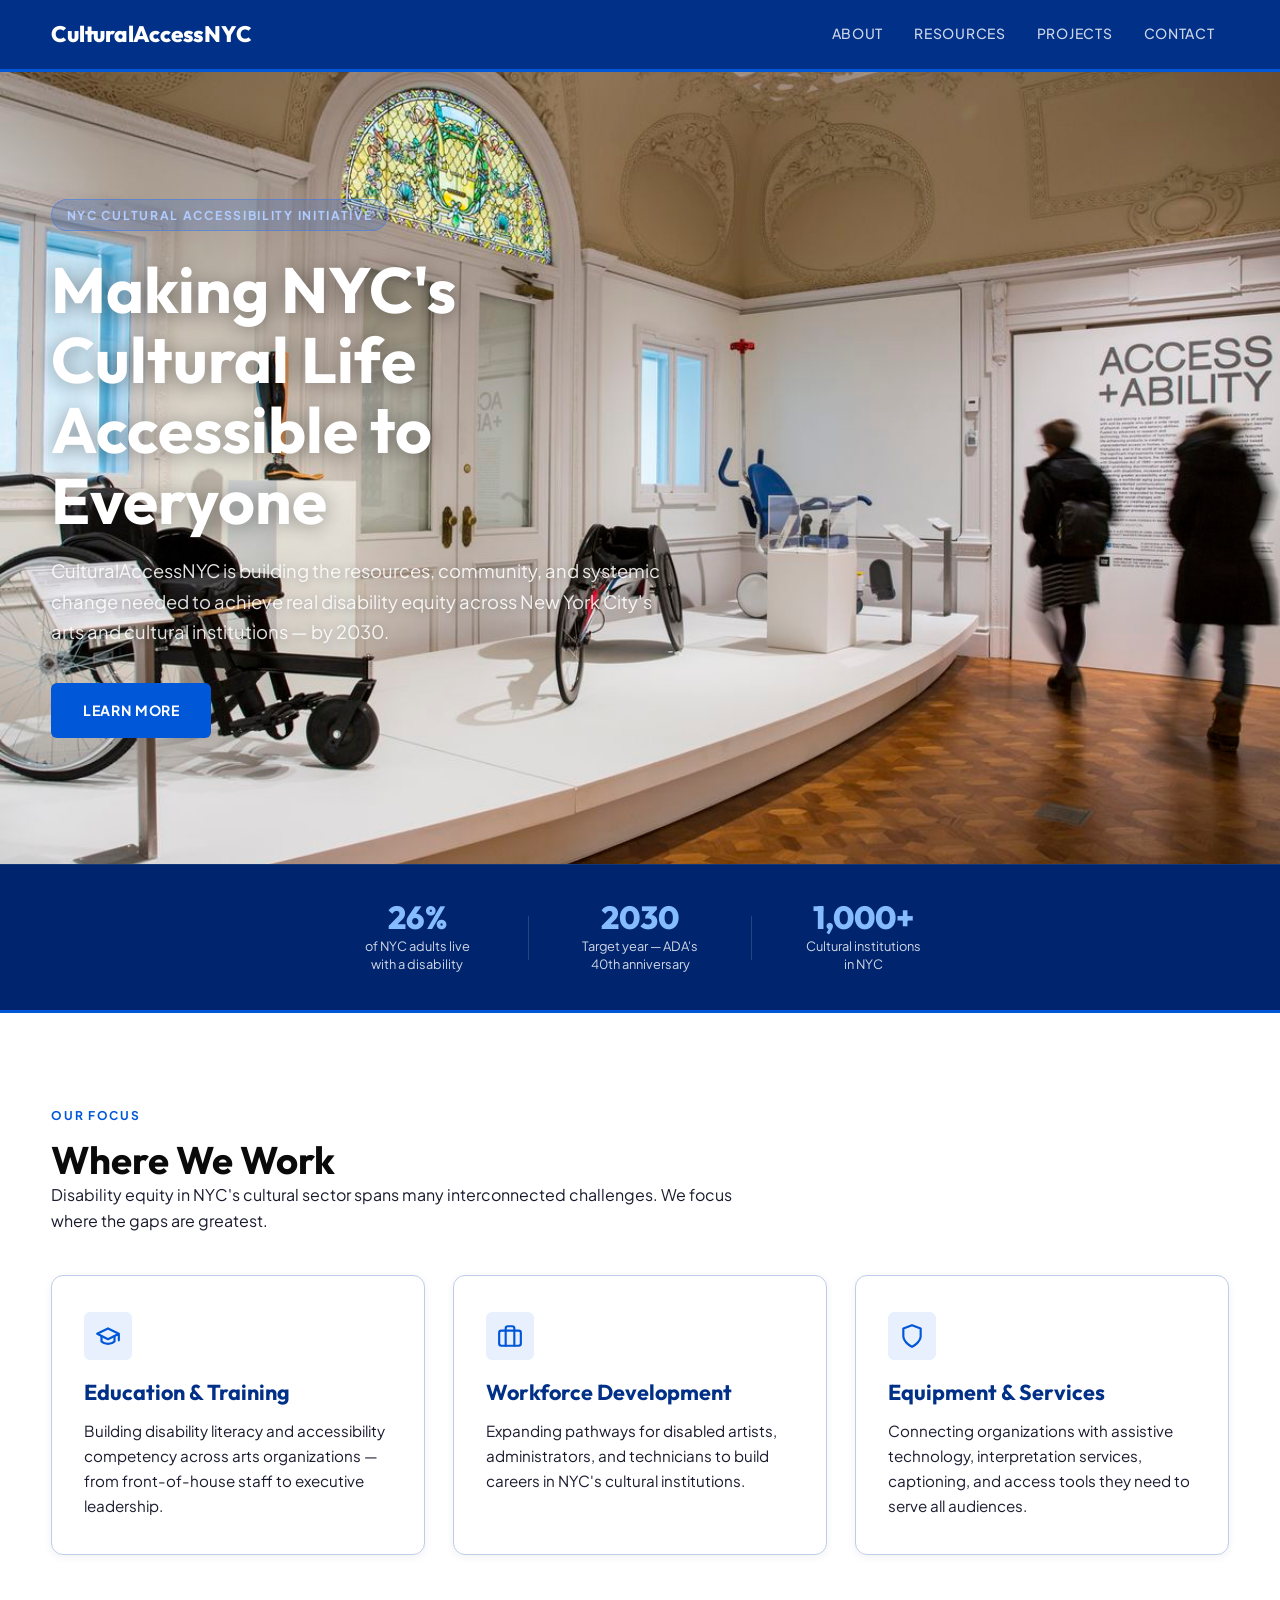
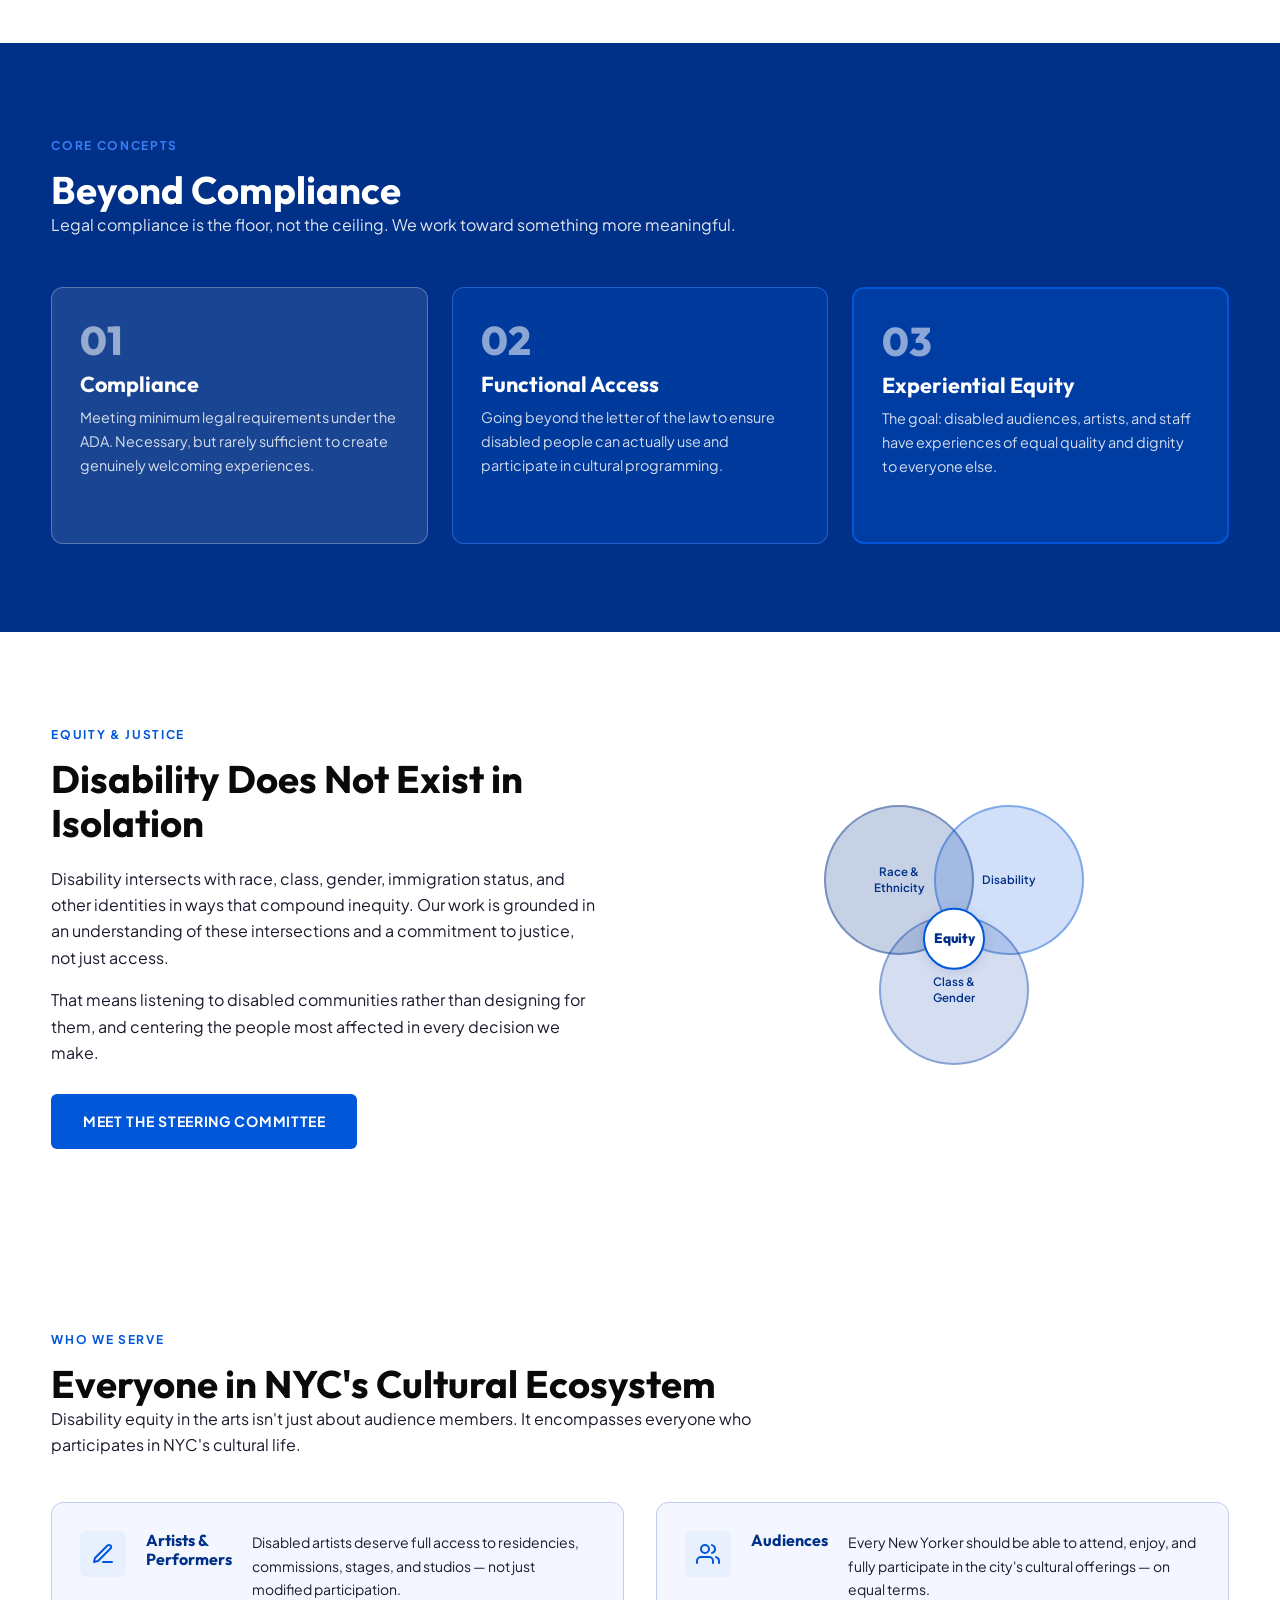
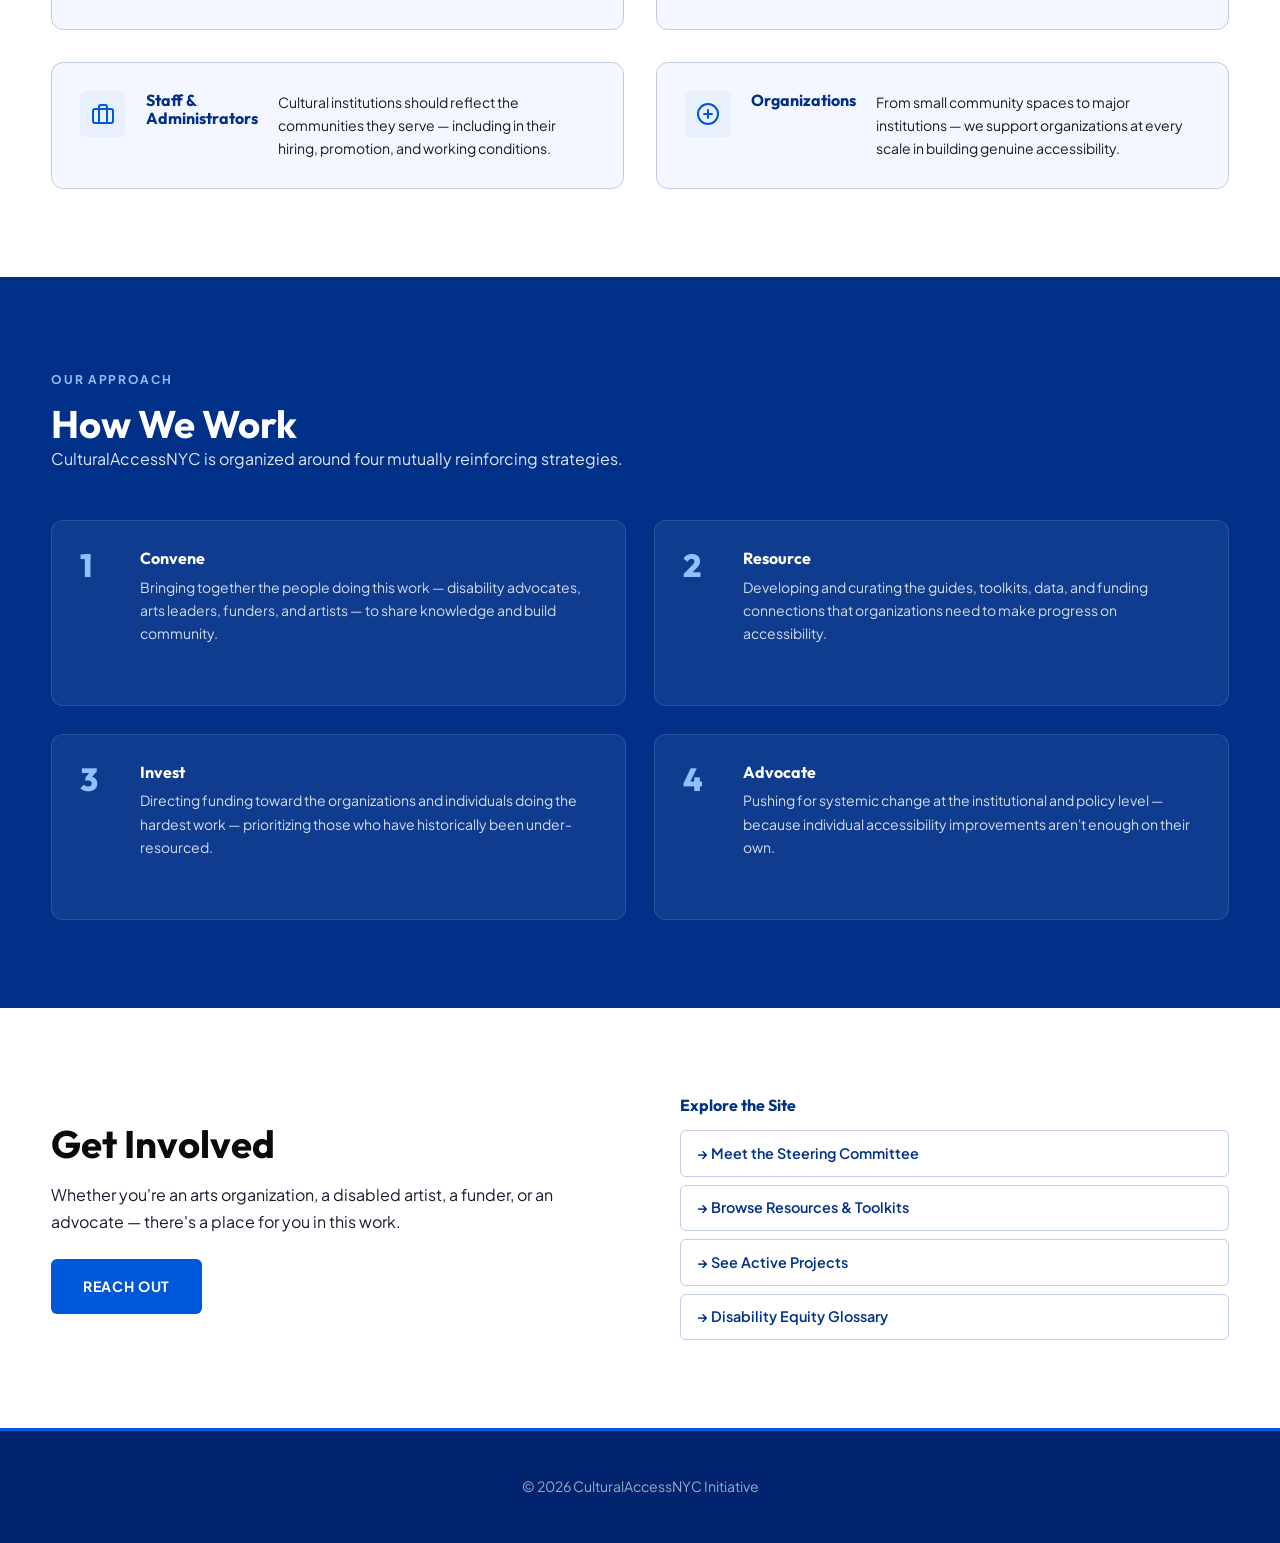
<file: index.html>
<!DOCTYPE html>
<html lang="en">
<head>
<meta charset="UTF-8">
<meta name="viewport" content="width=device-width, initial-scale=1.0">
<title>CulturalAccessNYC</title>
<link rel="stylesheet" href="style.css">
</head>
<body>
<a class="skip-link" href="#main-content">Skip to main content</a>
<header class="site-header" role="banner">
  <div class="container header-inner">
    <a href="index.html" class="logo" aria-label="CulturalAccessNYC — Home">CulturalAccessNYC</a>
    <nav aria-label="Primary navigation">
      <input type="checkbox" id="check" aria-hidden="true">
      <label for="check" class="checkbtn" aria-label="Open navigation menu" role="button" tabindex="0">☰</label>
      <ul class="nav-list" role="list">
        <li><a href="about.html">About</a></li>
        <li><a href="resources.html">Resources</a></li>
        <li><a href="projects.html">Projects</a></li>
        <li><a href="contact.html">Contact</a></li>
      </ul>
    </nav>
  </div>
</header>
<main id="main-content">
  <section class="hero" aria-label="Introduction">
    <div class="container">
      <div class="hero-card">
        <span class="hero-eyebrow">NYC Cultural Accessibility Initiative</span>
        <h1>Making NYC's Cultural Life Accessible to Everyone</h1>
        <p>CulturalAccessNYC is building the resources, community, and systemic change needed to achieve real disability equity across New York City's arts and cultural institutions — by 2030.</p>
        <a href="about.html" class="btn">Learn More</a>
      </div>
    </div>
  </section>

  <div class="stats-bar" role="region" aria-label="Key facts about disability in NYC">
    <div class="container stats-inner">
      <div class="stat-item">
        <span class="stat-num">26%</span>
        <span class="stat-label">of NYC adults live with a disability</span>
      </div>
      <div class="stat-divider" aria-hidden="true"></div>
      <div class="stat-item">
        <span class="stat-num">2030</span>
        <span class="stat-label">Target year — ADA's 40th anniversary</span>
      </div>
      <div class="stat-divider" aria-hidden="true"></div>
      <div class="stat-item">
        <span class="stat-num">1,000+</span>
        <span class="stat-label">Cultural institutions in NYC</span>
      </div>
    </div>
  </div>

  <section class="section section-light" aria-labelledby="focus-heading">
    <div class="container">
      <span class="section-label">Our Focus</span>
      <h2 id="focus-heading">Where We Work</h2>
      <p style="margin-bottom: 2.5rem; max-width: 60ch;">Disability equity in NYC's cultural sector spans many interconnected challenges. We focus where the gaps are greatest.</p>
      <div class="cards">
        <article class="card">
          <div class="card-icon" aria-hidden="true">
            <svg width="26" height="26" viewBox="0 0 24 24" fill="none" stroke="currentColor" stroke-width="2" stroke-linecap="round" stroke-linejoin="round"><path d="M22 10v6M2 10l10-5 10 5-10 5z"/><path d="M6 12v5c3 3 9 3 12 0v-5"/></svg>
          </div>
          <h3>Education &amp; Training</h3>
          <p>Building disability literacy and accessibility competency across arts organizations — from front-of-house staff to executive leadership.</p>
        </article>
        <article class="card">
          <div class="card-icon" aria-hidden="true">
            <svg width="26" height="26" viewBox="0 0 24 24" fill="none" stroke="currentColor" stroke-width="2" stroke-linecap="round" stroke-linejoin="round"><rect x="2" y="7" width="20" height="14" rx="2"/><path d="M16 21V5a2 2 0 0 0-2-2h-4a2 2 0 0 0-2 2v16"/></svg>
          </div>
          <h3>Workforce Development</h3>
          <p>Expanding pathways for disabled artists, administrators, and technicians to build careers in NYC's cultural institutions.</p>
        </article>
        <article class="card">
          <div class="card-icon" aria-hidden="true">
            <svg width="26" height="26" viewBox="0 0 24 24" fill="none" stroke="currentColor" stroke-width="2" stroke-linecap="round" stroke-linejoin="round"><path d="M12 22s8-4 8-10V5l-8-3-8 3v7c0 6 8 10 8 10z"/></svg>
          </div>
          <h3>Equipment &amp; Services</h3>
          <p>Connecting organizations with assistive technology, interpretation services, captioning, and access tools they need to serve all audiences.</p>
        </article>
      </div>
    </div>
  </section>

  <section class="section section-muted" aria-labelledby="concepts-heading">
    <div class="container">
      <span class="section-label" style="color: var(--amber-light);">Core Concepts</span>
      <h2 id="concepts-heading">Beyond Compliance</h2>
      <p style="color: rgba(255,255,255,0.88); margin-bottom: 3rem; max-width: 58ch;">Legal compliance is the floor, not the ceiling. We work toward something more meaningful.</p>
      <div class="concepts-grid">
        <div class="concept-card">
          <div class="concept-num" aria-hidden="true">01</div>
          <h3>Compliance</h3>
          <p>Meeting minimum legal requirements under the ADA. Necessary, but rarely sufficient to create genuinely welcoming experiences.</p>
        </div>
        <div class="concept-card concept-card--mid">
          <div class="concept-num" aria-hidden="true">02</div>
          <h3>Functional Access</h3>
          <p>Going beyond the letter of the law to ensure disabled people can actually use and participate in cultural programming.</p>
        </div>
        <div class="concept-card concept-card--highlight">
          <div class="concept-num" aria-hidden="true">03</div>
          <h3>Experiential Equity</h3>
          <p>The goal: disabled audiences, artists, and staff have experiences of equal quality and dignity to everyone else.</p>
        </div>
      </div>
    </div>
  </section>

  <section class="section section-light" aria-labelledby="intersect-heading">
    <div class="container two-col">
      <div class="two-col-text">
        <span class="section-label">Equity &amp; Justice</span>
        <h2 id="intersect-heading">Disability Does Not Exist in Isolation</h2>
        <p>Disability intersects with race, class, gender, immigration status, and other identities in ways that compound inequity. Our work is grounded in an understanding of these intersections and a commitment to justice, not just access.</p>
        <p style="margin-top: 1rem;">That means listening to disabled communities rather than designing for them, and centering the people most affected in every decision we make.</p>
        <a href="about.html" class="btn" style="margin-top: 1.75rem;">Meet the Steering Committee</a>
      </div>
      <div class="two-col-visual" aria-hidden="true">
        <div class="venn-diagram">
          <div class="venn-circle venn-a"><span>Race &amp;<br>Ethnicity</span></div>
          <div class="venn-circle venn-b"><span>Disability</span></div>
          <div class="venn-circle venn-c"><span>Class &amp;<br>Gender</span></div>
          <div class="venn-center"><span>Equity</span></div>
        </div>
      </div>
    </div>
  </section>

  <!-- Who we serve -->
  <section class="section section-light" aria-labelledby="who-heading">
    <div class="container">
      <span class="section-label">Who We Serve</span>
      <h2 id="who-heading">Everyone in NYC's Cultural Ecosystem</h2>
      <p style="margin-bottom: 2.75rem; max-width: 60ch;">Disability equity in the arts isn't just about audience members. It encompasses everyone who participates in NYC's cultural life.</p>
      <div class="audience-grid" role="list">
        <div class="audience-item" role="listitem">
          <div class="audience-icon" aria-hidden="true">
            <svg width="24" height="24" viewBox="0 0 24 24" fill="none" stroke="currentColor" stroke-width="2" stroke-linecap="round" stroke-linejoin="round"><path d="M12 20h9"/><path d="M16.5 3.5a2.121 2.121 0 0 1 3 3L7 19l-4 1 1-4L16.5 3.5z"/></svg>
          </div>
          <h3>Artists &amp; Performers</h3>
          <p>Disabled artists deserve full access to residencies, commissions, stages, and studios — not just modified participation.</p>
        </div>
        <div class="audience-item" role="listitem">
          <div class="audience-icon" aria-hidden="true">
            <svg width="24" height="24" viewBox="0 0 24 24" fill="none" stroke="currentColor" stroke-width="2" stroke-linecap="round" stroke-linejoin="round"><path d="M17 21v-2a4 4 0 0 0-4-4H5a4 4 0 0 0-4 4v2"/><circle cx="9" cy="7" r="4"/><path d="M23 21v-2a4 4 0 0 0-3-3.87"/><path d="M16 3.13a4 4 0 0 1 0 7.75"/></svg>
          </div>
          <h3>Audiences</h3>
          <p>Every New Yorker should be able to attend, enjoy, and fully participate in the city's cultural offerings — on equal terms.</p>
        </div>
        <div class="audience-item" role="listitem">
          <div class="audience-icon" aria-hidden="true">
            <svg width="24" height="24" viewBox="0 0 24 24" fill="none" stroke="currentColor" stroke-width="2" stroke-linecap="round" stroke-linejoin="round"><rect x="2" y="7" width="20" height="14" rx="2"/><path d="M16 21V5a2 2 0 0 0-2-2h-4a2 2 0 0 0-2 2v16"/></svg>
          </div>
          <h3>Staff &amp; Administrators</h3>
          <p>Cultural institutions should reflect the communities they serve — including in their hiring, promotion, and working conditions.</p>
        </div>
        <div class="audience-item" role="listitem">
          <div class="audience-icon" aria-hidden="true">
            <svg width="24" height="24" viewBox="0 0 24 24" fill="none" stroke="currentColor" stroke-width="2" stroke-linecap="round" stroke-linejoin="round"><circle cx="12" cy="12" r="10"/><line x1="12" y1="8" x2="12" y2="16"/><line x1="8" y1="12" x2="16" y2="12"/></svg>
          </div>
          <h3>Organizations</h3>
          <p>From small community spaces to major institutions — we support organizations at every scale in building genuine accessibility.</p>
        </div>
      </div>
    </div>
  </section>

  <!-- How it works -->
  <section class="section section-muted" aria-labelledby="how-heading">
    <div class="container">
      <span class="section-label" style="color: #90c0ff;">Our Approach</span>
      <h2 id="how-heading">How We Work</h2>
      <p style="color: rgba(255,255,255,0.88); margin-bottom: 3rem; max-width: 60ch;">CulturalAccessNYC is organized around four mutually reinforcing strategies.</p>
      <div class="how-grid">
        <div class="how-step">
          <div class="how-num" aria-hidden="true">1</div>
          <div class="how-text">
            <h3>Convene</h3>
            <p>Bringing together the people doing this work — disability advocates, arts leaders, funders, and artists — to share knowledge and build community.</p>
          </div>
        </div>
        <div class="how-step">
          <div class="how-num" aria-hidden="true">2</div>
          <div class="how-text">
            <h3>Resource</h3>
            <p>Developing and curating the guides, toolkits, data, and funding connections that organizations need to make progress on accessibility.</p>
          </div>
        </div>
        <div class="how-step">
          <div class="how-num" aria-hidden="true">3</div>
          <div class="how-text">
            <h3>Invest</h3>
            <p>Directing funding toward the organizations and individuals doing the hardest work — prioritizing those who have historically been under-resourced.</p>
          </div>
        </div>
        <div class="how-step">
          <div class="how-num" aria-hidden="true">4</div>
          <div class="how-text">
            <h3>Advocate</h3>
            <p>Pushing for systemic change at the institutional and policy level — because individual accessibility improvements aren't enough on their own.</p>
          </div>
        </div>
      </div>
    </div>
  </section>

  <!-- CTA -->
  <section class="section section-light" aria-labelledby="cta-heading">
    <div class="container cta-split">
      <div class="cta-block-left">
        <h2 id="cta-heading">Get Involved</h2>
        <p>Whether you're an arts organization, a disabled artist, a funder, or an advocate — there's a place for you in this work.</p>
        <a href="contact.html" class="btn" style="margin-top: 1.5rem;">Reach Out</a>
      </div>
      <div class="cta-block-right" aria-label="Quick links">
        <h3>Explore the Site</h3>
        <ul class="quick-links" role="list">
          <li><a href="about.html" class="quick-link">→ Meet the Steering Committee</a></li>
          <li><a href="resources.html" class="quick-link">→ Browse Resources &amp; Toolkits</a></li>
          <li><a href="projects.html" class="quick-link">→ See Active Projects</a></li>
          <li><a href="resources.html#glossary-heading" class="quick-link">→ Disability Equity Glossary</a></li>
        </ul>
      </div>
    </div>
  </section>
</main>

<footer class="footer" role="contentinfo">
  <div class="container">
    <p>&copy; 2026 CulturalAccessNYC Initiative</p>
  </div>
</footer>
<script>
const checkbox = document.getElementById("check");
const label = document.querySelector(".checkbtn");
checkbox.addEventListener("change", function () {
  document.body.style.overflow = this.checked ? "hidden" : "";
  label.setAttribute("aria-label", this.checked ? "Close navigation menu" : "Open navigation menu");
});
label.addEventListener("keydown", function(e) {
  if (e.key === "Enter" || e.key === " ") {
    e.preventDefault();
    checkbox.checked = !checkbox.checked;
    checkbox.dispatchEvent(new Event("change"));
  }
});
</script>
</body>
</html>
</file>
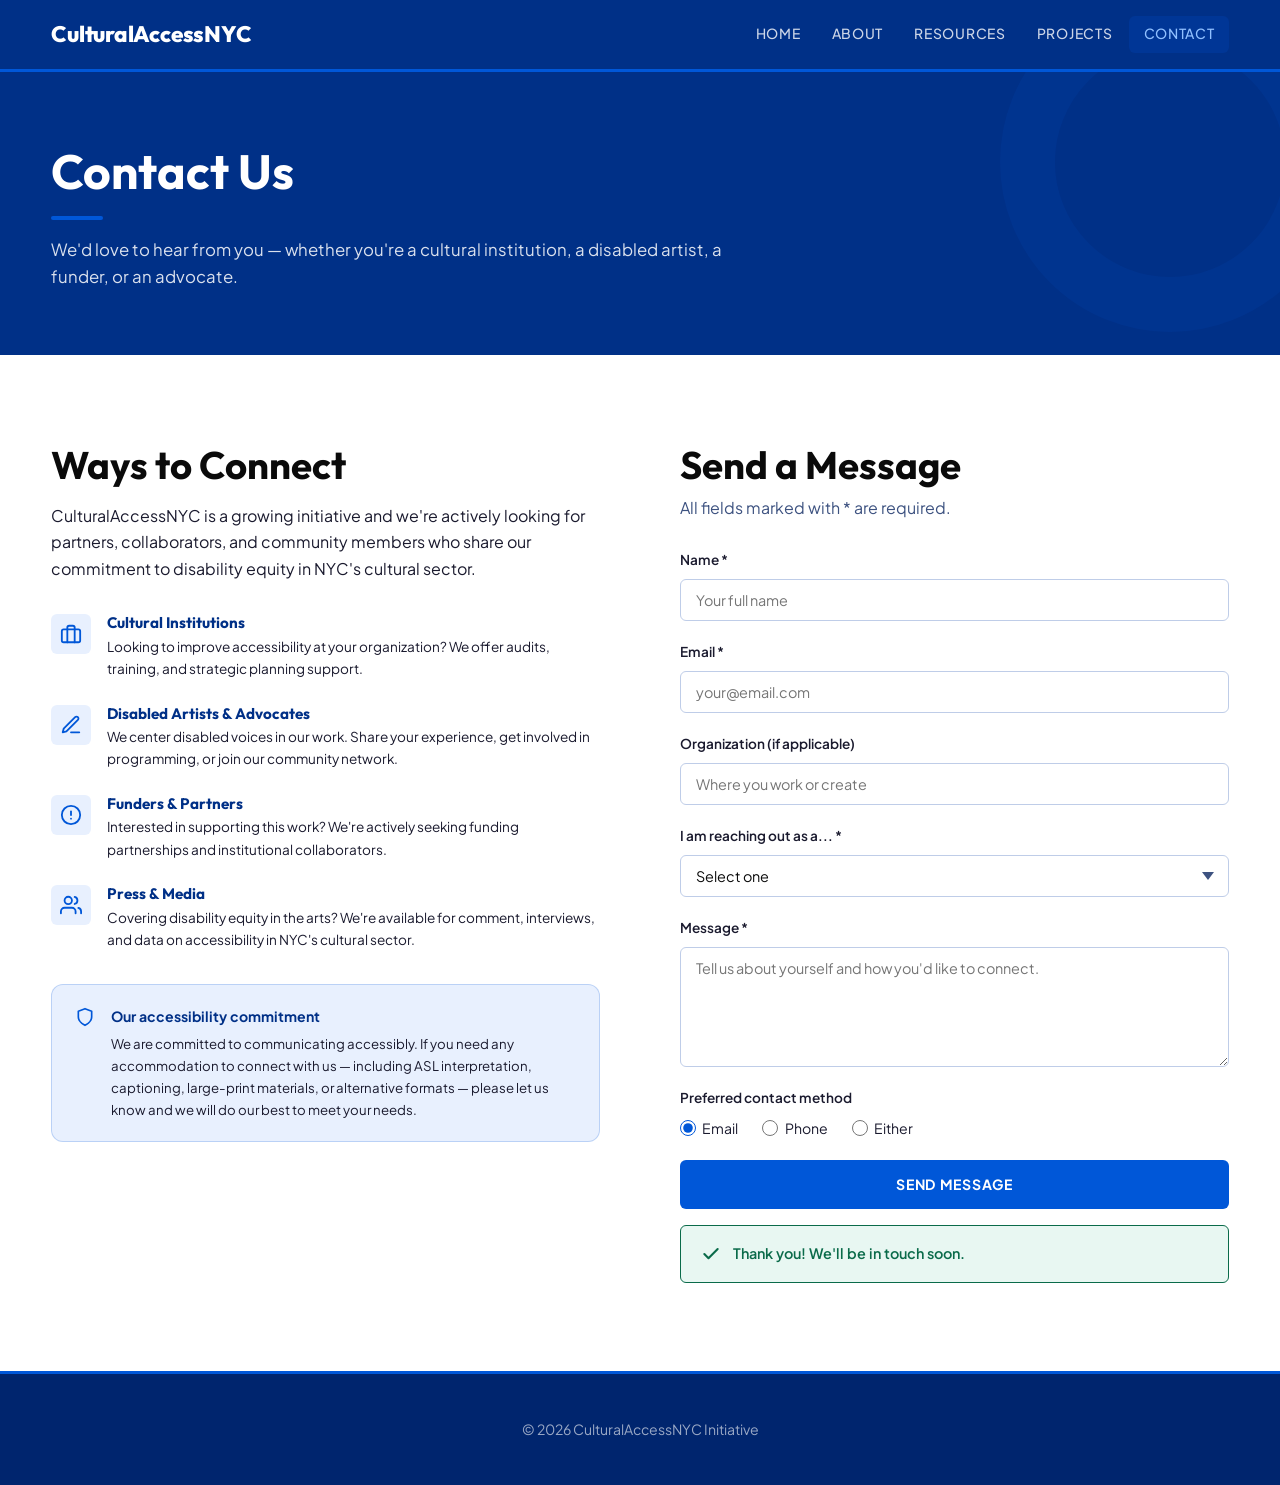
<file: contact.html>
<!DOCTYPE html>
<html lang="en">
<head>
<meta charset="UTF-8">
<meta name="viewport" content="width=device-width, initial-scale=1.0">
<title>Contact | CulturalAccessNYC</title>
<link rel="stylesheet" href="style.css">
</head>
<body>
<a class="skip-link" href="#main-content">Skip to main content</a>
<header class="site-header" role="banner">
  <div class="container header-inner">
    <a href="index.html" class="logo" aria-label="CulturalAccessNYC — Home">CulturalAccessNYC</a>
    <nav aria-label="Primary navigation">
      <input type="checkbox" id="check" aria-hidden="true">
      <label for="check" class="checkbtn" aria-label="Open navigation menu" role="button" tabindex="0">☰</label>
      <ul class="nav-list" role="list">
        <li><a href="index.html">Home</a></li>
        <li><a href="about.html">About</a></li>
        <li><a href="resources.html">Resources</a></li>
        <li><a href="projects.html">Projects</a></li>
        <li><a href="contact.html" aria-current="page">Contact</a></li>
      </ul>
    </nav>
  </div>
</header>
<main id="main-content">

  <section class="page-hero" aria-labelledby="page-title">
    <div class="container">
      <h1 id="page-title">Contact Us</h1>
      <p class="page-hero-sub">We'd love to hear from you — whether you're a cultural institution, a disabled artist, a funder, or an advocate.</p>
    </div>
  </section>

  <section class="section section-light" aria-labelledby="contact-heading">
    <div class="container contact-layout">

      <!-- Ways to connect -->
      <div class="contact-info">
        <h2 id="contact-heading">Ways to Connect</h2>
        <p style="margin-bottom: 2rem;">CulturalAccessNYC is a growing initiative and we're actively looking for partners, collaborators, and community members who share our commitment to disability equity in NYC's cultural sector.</p>

        <div class="contact-reasons">
          <div class="contact-reason">
            <div class="contact-reason-icon" aria-hidden="true">
              <svg width="22" height="22" viewBox="0 0 24 24" fill="none" stroke="currentColor" stroke-width="2" stroke-linecap="round" stroke-linejoin="round"><rect x="2" y="7" width="20" height="14" rx="2"/><path d="M16 21V5a2 2 0 0 0-2-2h-4a2 2 0 0 0-2 2v16"/></svg>
            </div>
            <div>
              <h3>Cultural Institutions</h3>
              <p>Looking to improve accessibility at your organization? We offer audits, training, and strategic planning support.</p>
            </div>
          </div>
          <div class="contact-reason">
            <div class="contact-reason-icon" aria-hidden="true">
              <svg width="22" height="22" viewBox="0 0 24 24" fill="none" stroke="currentColor" stroke-width="2" stroke-linecap="round" stroke-linejoin="round"><path d="M12 20h9"/><path d="M16.5 3.5a2.121 2.121 0 0 1 3 3L7 19l-4 1 1-4L16.5 3.5z"/></svg>
            </div>
            <div>
              <h3>Disabled Artists &amp; Advocates</h3>
              <p>We center disabled voices in our work. Share your experience, get involved in programming, or join our community network.</p>
            </div>
          </div>
          <div class="contact-reason">
            <div class="contact-reason-icon" aria-hidden="true">
              <svg width="22" height="22" viewBox="0 0 24 24" fill="none" stroke="currentColor" stroke-width="2" stroke-linecap="round" stroke-linejoin="round"><circle cx="12" cy="12" r="10"/><line x1="12" y1="8" x2="12" y2="12"/><line x1="12" y1="16" x2="12.01" y2="16"/></svg>
            </div>
            <div>
              <h3>Funders &amp; Partners</h3>
              <p>Interested in supporting this work? We're actively seeking funding partnerships and institutional collaborators.</p>
            </div>
          </div>
          <div class="contact-reason">
            <div class="contact-reason-icon" aria-hidden="true">
              <svg width="22" height="22" viewBox="0 0 24 24" fill="none" stroke="currentColor" stroke-width="2" stroke-linecap="round" stroke-linejoin="round"><path d="M17 21v-2a4 4 0 0 0-4-4H5a4 4 0 0 0-4 4v2"/><circle cx="9" cy="7" r="4"/><path d="M23 21v-2a4 4 0 0 0-3-3.87"/><path d="M16 3.13a4 4 0 0 1 0 7.75"/></svg>
            </div>
            <div>
              <h3>Press &amp; Media</h3>
              <p>Covering disability equity in the arts? We're available for comment, interviews, and data on accessibility in NYC's cultural sector.</p>
            </div>
          </div>
        </div>

        <div class="accessibility-note" role="note" aria-label="Accessibility commitment">
          <div class="accessibility-note-icon" aria-hidden="true">
            <svg width="20" height="20" viewBox="0 0 24 24" fill="none" stroke="currentColor" stroke-width="2" stroke-linecap="round" stroke-linejoin="round"><path d="M12 22s8-4 8-10V5l-8-3-8 3v7c0 6 8 10 8 10z"/></svg>
          </div>
          <div>
            <strong>Our accessibility commitment</strong>
            <p>We are committed to communicating accessibly. If you need any accommodation to connect with us — including ASL interpretation, captioning, large-print materials, or alternative formats — please let us know and we will do our best to meet your needs.</p>
          </div>
        </div>
      </div>

      <!-- Contact form -->
      <div class="contact-form-wrap">
        <h2>Send a Message</h2>
        <p style="margin-bottom: 1.75rem; color: var(--text-muted);">All fields marked with * are required.</p>
        <div class="contact-form" id="contact-form" novalidate>
          <div class="form-group">
            <label for="name" class="form-label">Name *</label>
            <input type="text" id="name" name="name" autocomplete="name" required aria-required="true" class="form-input" placeholder="Your full name">
          </div>
          <div class="form-group">
            <label for="email" class="form-label">Email *</label>
            <input type="email" id="email" name="email" autocomplete="email" required aria-required="true" class="form-input" placeholder="your@email.com">
          </div>
          <div class="form-group">
            <label for="org" class="form-label">Organization (if applicable)</label>
            <input type="text" id="org" name="org" autocomplete="organization" class="form-input" placeholder="Where you work or create">
          </div>
          <div class="form-group">
            <label for="reason" class="form-label">I am reaching out as a... *</label>
            <select id="reason" name="reason" required aria-required="true" class="form-input form-select">
              <option value="" disabled selected>Select one</option>
              <option value="institution">Cultural institution or organization</option>
              <option value="artist">Disabled artist or community member</option>
              <option value="funder">Funder or philanthropic partner</option>
              <option value="advocate">Disability advocate</option>
              <option value="press">Press or researcher</option>
              <option value="other">Other</option>
            </select>
          </div>
          <div class="form-group">
            <label for="message" class="form-label">Message *</label>
            <textarea id="message" name="message" required aria-required="true" class="form-input form-textarea" rows="5" placeholder="Tell us about yourself and how you'd like to connect."></textarea>
          </div>
          <div class="form-group">
            <label class="form-label">Preferred contact method</label>
            <div class="radio-group" role="group" aria-label="Preferred contact method">
              <label class="radio-label"><input type="radio" name="contact-pref" value="email" checked> Email</label>
              <label class="radio-label"><input type="radio" name="contact-pref" value="phone"> Phone</label>
              <label class="radio-label"><input type="radio" name="contact-pref" value="either"> Either</label>
            </div>
          </div>
          <button type="button" class="btn" id="submit-btn" style="width: 100%; justify-content: center;">Send Message</button>
          <div id="form-success" class="form-success" hidden role="alert">
            <svg width="20" height="20" viewBox="0 0 24 24" fill="none" stroke="currentColor" stroke-width="2.5" stroke-linecap="round" stroke-linejoin="round" aria-hidden="true"><polyline points="20 6 9 17 4 12"/></svg>
            <span>Thank you! We'll be in touch soon.</span>
          </div>
        </div>
      </div>

    </div>
  </section>

</main>
<footer class="footer" role="contentinfo">
  <div class="container">
    <p>&copy; 2026 CulturalAccessNYC Initiative</p>
  </div>
</footer>
<script>
const checkbox = document.getElementById("check");
const label = document.querySelector(".checkbtn");
checkbox.addEventListener("change", function () {
  document.body.style.overflow = this.checked ? "hidden" : "";
  label.setAttribute("aria-label", this.checked ? "Close navigation menu" : "Open navigation menu");
});
label.addEventListener("keydown", function(e) {
  if (e.key === "Enter" || e.key === " ") {
    e.preventDefault();
    checkbox.checked = !checkbox.checked;
    checkbox.dispatchEvent(new Event("change"));
  }
});

document.getElementById('submit-btn').addEventListener('click', function() {
  const name = document.getElementById('name').value.trim();
  const email = document.getElementById('email').value.trim();
  const reason = document.getElementById('reason').value;
  const message = document.getElementById('message').value.trim();
  if (!name || !email || !reason || !message) {
    alert('Please fill in all required fields.');
    return;
  }
  document.getElementById('contact-form').style.opacity = '0.4';
  document.getElementById('contact-form').style.pointerEvents = 'none';
  document.getElementById('form-success').hidden = false;
  document.getElementById('form-success').focus();
});
</script>
</body>
</html>
</file>
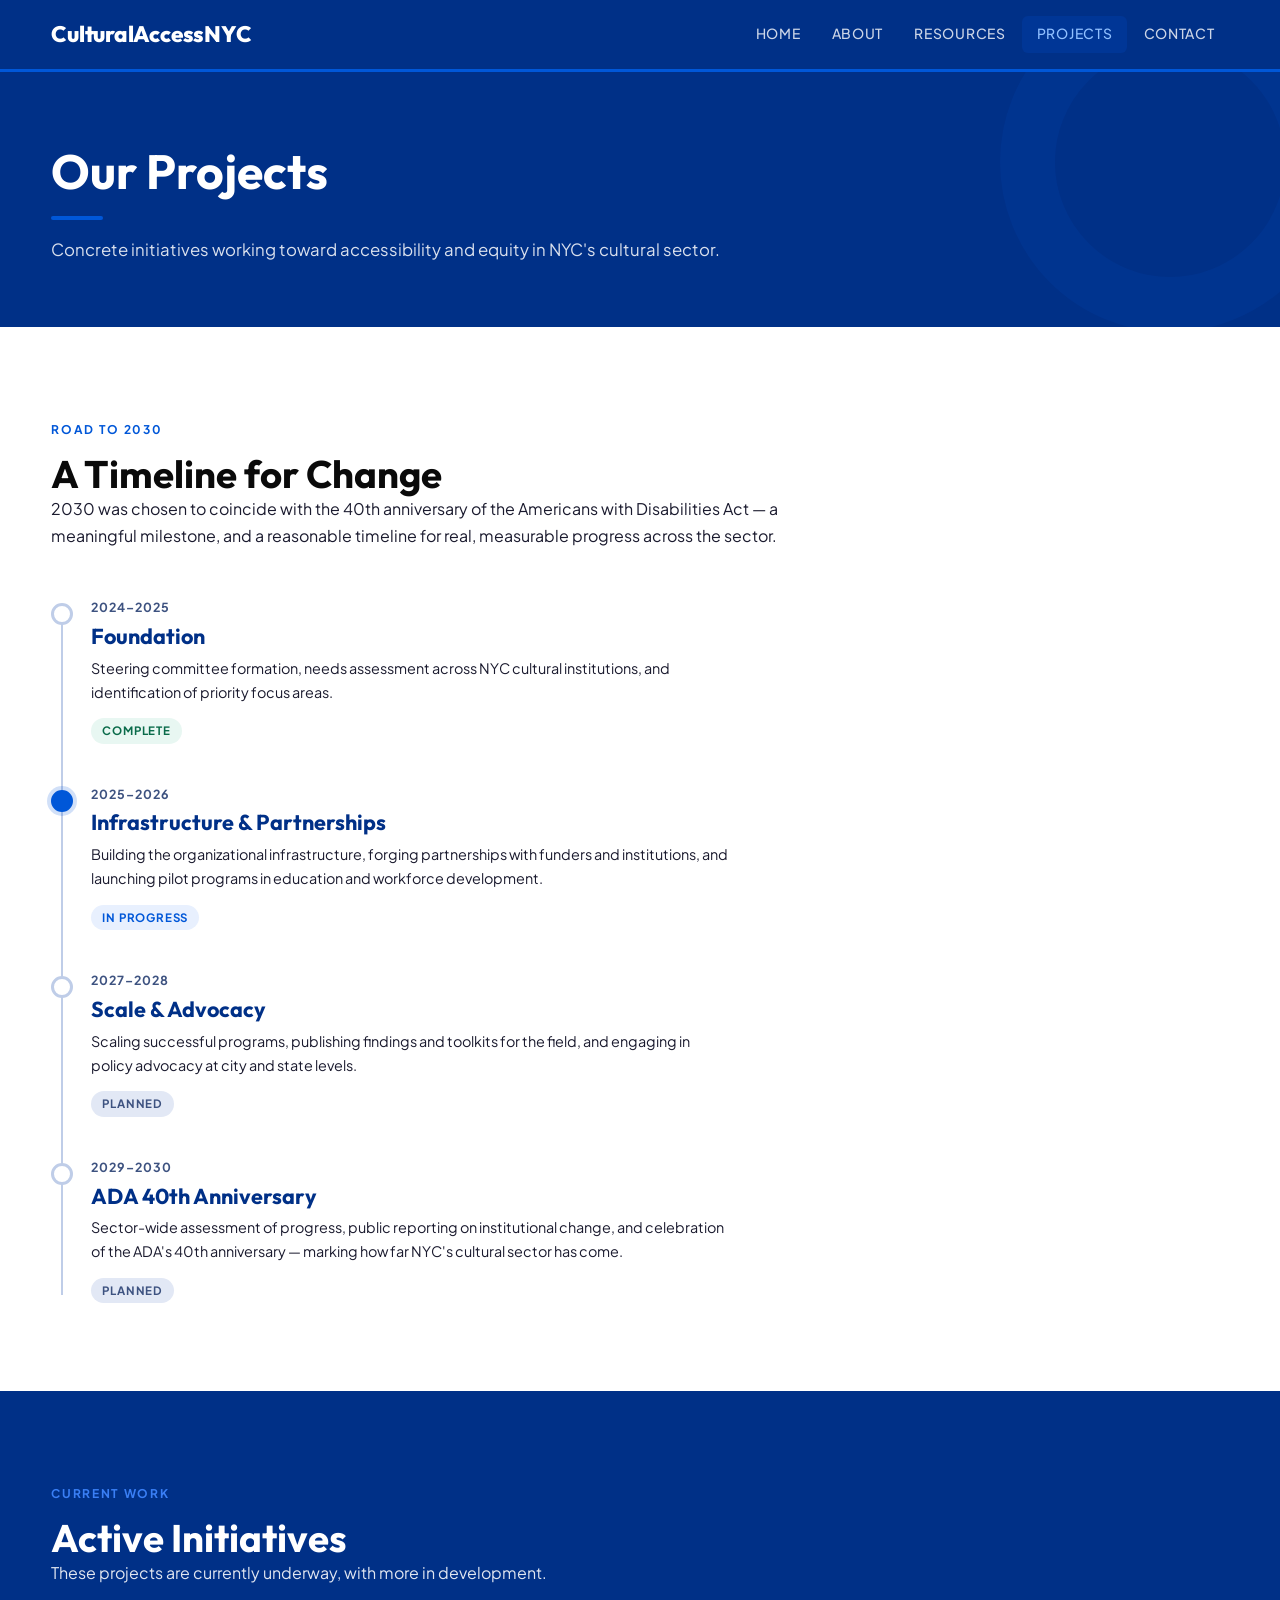
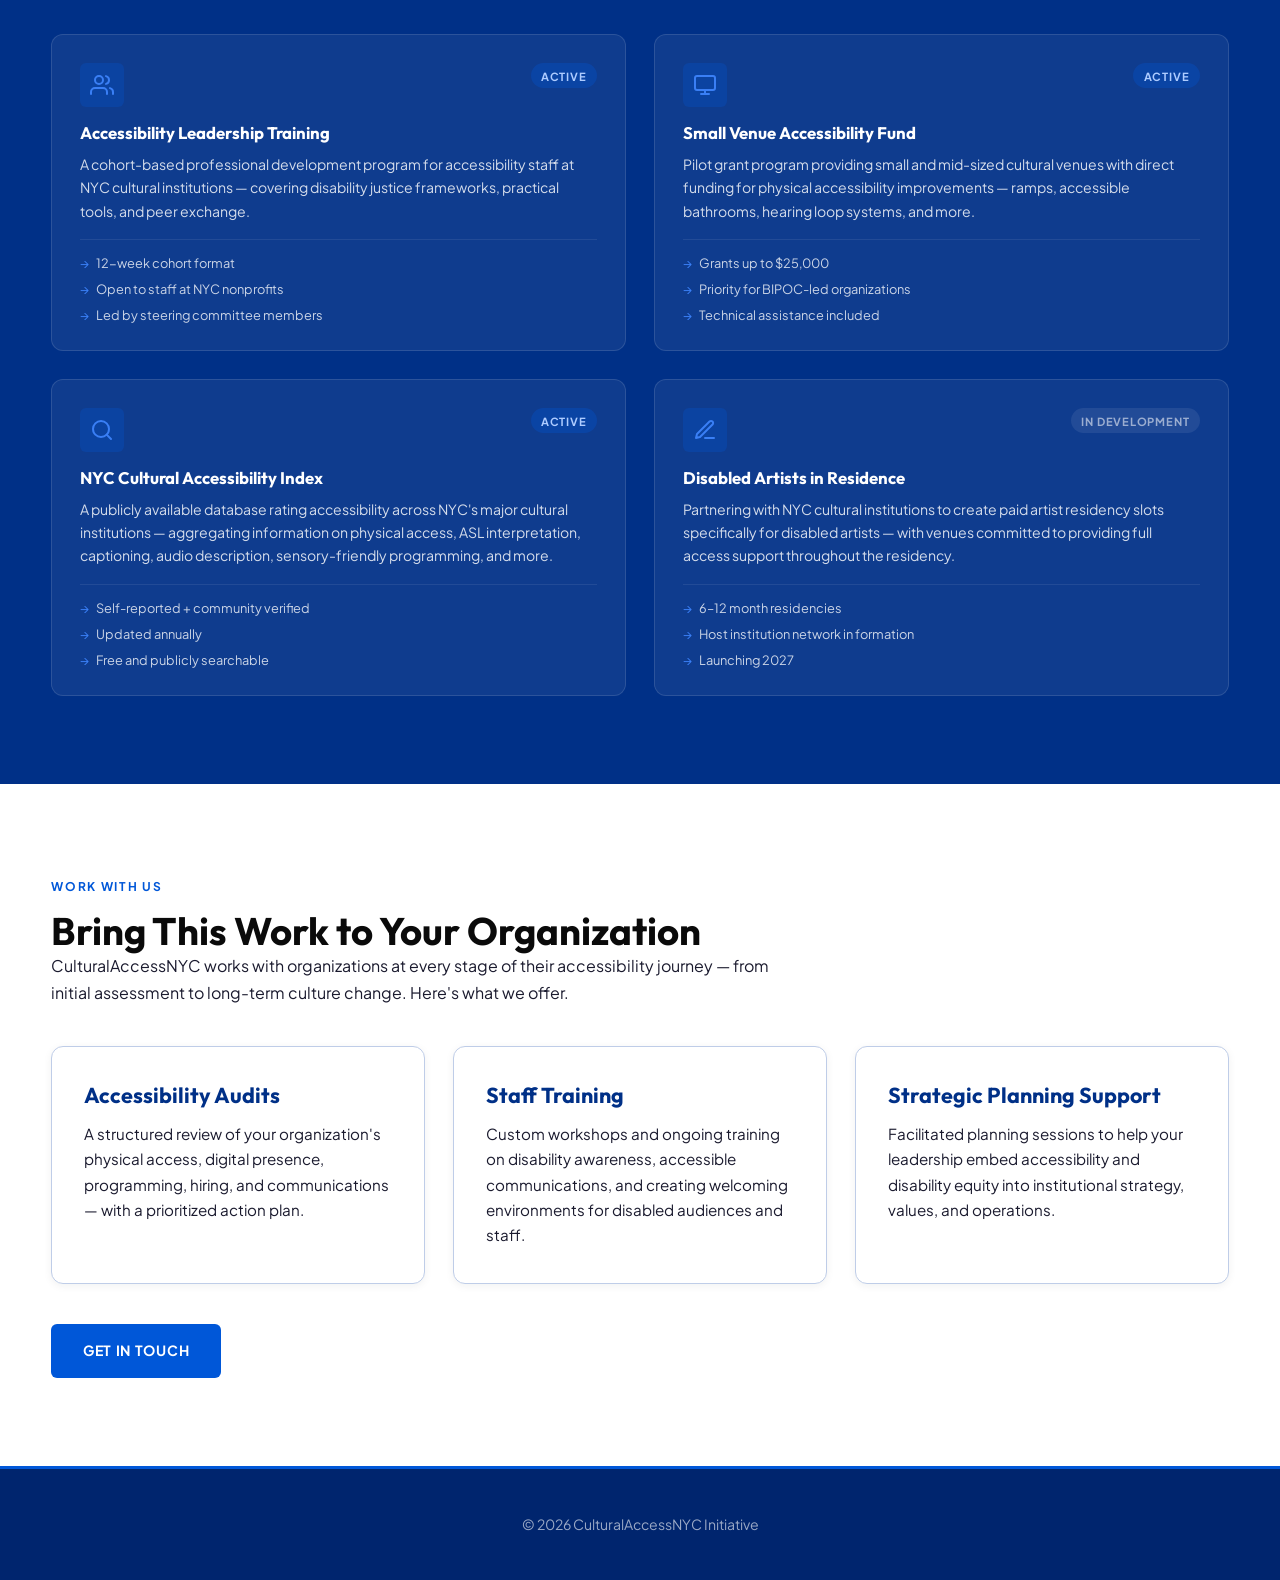
<file: projects.html>
<!DOCTYPE html>
<html lang="en">
<head>
<meta charset="UTF-8">
<meta name="viewport" content="width=device-width, initial-scale=1.0">
<title>Projects | CulturalAccessNYC</title>
<link rel="stylesheet" href="style.css">
</head>
<body>
<a class="skip-link" href="#main-content">Skip to main content</a>
<header class="site-header" role="banner">
  <div class="container header-inner">
    <a href="index.html" class="logo" aria-label="CulturalAccessNYC — Home">CulturalAccessNYC</a>
    <nav aria-label="Primary navigation">
      <input type="checkbox" id="check" aria-hidden="true">
      <label for="check" class="checkbtn" aria-label="Open navigation menu" role="button" tabindex="0">☰</label>
      <ul class="nav-list" role="list">
        <li><a href="index.html">Home</a></li>
        <li><a href="about.html">About</a></li>
        <li><a href="resources.html">Resources</a></li>
        <li><a href="projects.html" aria-current="page">Projects</a></li>
        <li><a href="contact.html">Contact</a></li>
      </ul>
    </nav>
  </div>
</header>
<main id="main-content">

  <section class="page-hero" aria-labelledby="page-title">
    <div class="container">
      <h1 id="page-title">Our Projects</h1>
      <p class="page-hero-sub">Concrete initiatives working toward accessibility and equity in NYC's cultural sector.</p>
    </div>
  </section>

  <!-- Timeline: Road to 2030 -->
  <section class="section section-light" aria-labelledby="timeline-heading">
    <div class="container">
      <span class="section-label">Road to 2030</span>
      <h2 id="timeline-heading">A Timeline for Change</h2>
      <p style="margin-bottom: 3rem; max-width: 62ch;">2030 was chosen to coincide with the 40th anniversary of the Americans with Disabilities Act — a meaningful milestone, and a reasonable timeline for real, measurable progress across the sector.</p>

      <div class="timeline" role="list">
        <div class="timeline-item" role="listitem">
          <div class="timeline-marker" aria-hidden="true"></div>
          <div class="timeline-content">
            <div class="timeline-year">2024–2025</div>
            <h3>Foundation</h3>
            <p>Steering committee formation, needs assessment across NYC cultural institutions, and identification of priority focus areas.</p>
            <span class="timeline-status timeline-status--done">Complete</span>
          </div>
        </div>
        <div class="timeline-item" role="listitem">
          <div class="timeline-marker timeline-marker--active" aria-hidden="true"></div>
          <div class="timeline-content">
            <div class="timeline-year">2025–2026</div>
            <h3>Infrastructure &amp; Partnerships</h3>
            <p>Building the organizational infrastructure, forging partnerships with funders and institutions, and launching pilot programs in education and workforce development.</p>
            <span class="timeline-status timeline-status--active">In Progress</span>
          </div>
        </div>
        <div class="timeline-item" role="listitem">
          <div class="timeline-marker" aria-hidden="true"></div>
          <div class="timeline-content">
            <div class="timeline-year">2027–2028</div>
            <h3>Scale &amp; Advocacy</h3>
            <p>Scaling successful programs, publishing findings and toolkits for the field, and engaging in policy advocacy at city and state levels.</p>
            <span class="timeline-status">Planned</span>
          </div>
        </div>
        <div class="timeline-item" role="listitem">
          <div class="timeline-marker" aria-hidden="true"></div>
          <div class="timeline-content">
            <div class="timeline-year">2029–2030</div>
            <h3>ADA 40th Anniversary</h3>
            <p>Sector-wide assessment of progress, public reporting on institutional change, and celebration of the ADA's 40th anniversary — marking how far NYC's cultural sector has come.</p>
            <span class="timeline-status">Planned</span>
          </div>
        </div>
      </div>
    </div>
  </section>

  <!-- Current initiatives -->
  <section class="section section-muted" aria-labelledby="initiatives-heading">
    <div class="container">
      <span class="section-label" style="color: var(--amber-light);">Current Work</span>
      <h2 id="initiatives-heading">Active Initiatives</h2>
      <p style="color: rgba(255,255,255,0.88); margin-bottom: 3rem; max-width: 58ch;">These projects are currently underway, with more in development.</p>
      <div class="initiative-grid">

        <article class="initiative-card">
          <div class="initiative-header">
            <div class="initiative-icon" aria-hidden="true">
              <svg width="24" height="24" viewBox="0 0 24 24" fill="none" stroke="currentColor" stroke-width="2" stroke-linecap="round" stroke-linejoin="round"><path d="M17 21v-2a4 4 0 0 0-4-4H5a4 4 0 0 0-4 4v2"/><circle cx="9" cy="7" r="4"/><path d="M23 21v-2a4 4 0 0 0-3-3.87"/><path d="M16 3.13a4 4 0 0 1 0 7.75"/></svg>
            </div>
            <span class="initiative-status">Active</span>
          </div>
          <h3>Accessibility Leadership Training</h3>
          <p>A cohort-based professional development program for accessibility staff at NYC cultural institutions — covering disability justice frameworks, practical tools, and peer exchange.</p>
          <ul class="initiative-details" aria-label="Program details">
            <li>12-week cohort format</li>
            <li>Open to staff at NYC nonprofits</li>
            <li>Led by steering committee members</li>
          </ul>
        </article>

        <article class="initiative-card">
          <div class="initiative-header">
            <div class="initiative-icon" aria-hidden="true">
              <svg width="24" height="24" viewBox="0 0 24 24" fill="none" stroke="currentColor" stroke-width="2" stroke-linecap="round" stroke-linejoin="round"><rect x="2" y="3" width="20" height="14" rx="2"/><line x1="8" y1="21" x2="16" y2="21"/><line x1="12" y1="17" x2="12" y2="21"/></svg>
            </div>
            <span class="initiative-status">Active</span>
          </div>
          <h3>Small Venue Accessibility Fund</h3>
          <p>Pilot grant program providing small and mid-sized cultural venues with direct funding for physical accessibility improvements — ramps, accessible bathrooms, hearing loop systems, and more.</p>
          <ul class="initiative-details" aria-label="Program details">
            <li>Grants up to $25,000</li>
            <li>Priority for BIPOC-led organizations</li>
            <li>Technical assistance included</li>
          </ul>
        </article>

        <article class="initiative-card">
          <div class="initiative-header">
            <div class="initiative-icon" aria-hidden="true">
              <svg width="24" height="24" viewBox="0 0 24 24" fill="none" stroke="currentColor" stroke-width="2" stroke-linecap="round" stroke-linejoin="round"><circle cx="11" cy="11" r="8"/><line x1="21" y1="21" x2="16.65" y2="16.65"/></svg>
            </div>
            <span class="initiative-status">Active</span>
          </div>
          <h3>NYC Cultural Accessibility Index</h3>
          <p>A publicly available database rating accessibility across NYC's major cultural institutions — aggregating information on physical access, ASL interpretation, captioning, audio description, sensory-friendly programming, and more.</p>
          <ul class="initiative-details" aria-label="Program details">
            <li>Self-reported + community verified</li>
            <li>Updated annually</li>
            <li>Free and publicly searchable</li>
          </ul>
        </article>

        <article class="initiative-card">
          <div class="initiative-header">
            <div class="initiative-icon" aria-hidden="true">
              <svg width="24" height="24" viewBox="0 0 24 24" fill="none" stroke="currentColor" stroke-width="2" stroke-linecap="round" stroke-linejoin="round"><path d="M12 20h9"/><path d="M16.5 3.5a2.121 2.121 0 0 1 3 3L7 19l-4 1 1-4L16.5 3.5z"/></svg>
            </div>
            <span class="initiative-status initiative-status--dev">In Development</span>
          </div>
          <h3>Disabled Artists in Residence</h3>
          <p>Partnering with NYC cultural institutions to create paid artist residency slots specifically for disabled artists — with venues committed to providing full access support throughout the residency.</p>
          <ul class="initiative-details" aria-label="Program details">
            <li>6–12 month residencies</li>
            <li>Host institution network in formation</li>
            <li>Launching 2027</li>
          </ul>
        </article>

      </div>
    </div>
  </section>

  <!-- Partner with us -->
  <section class="section section-light" aria-labelledby="partner-heading">
    <div class="container">
      <span class="section-label">Work With Us</span>
      <h2 id="partner-heading">Bring This Work to Your Organization</h2>
      <p style="max-width: 62ch; margin-bottom: 2.5rem;">CulturalAccessNYC works with organizations at every stage of their accessibility journey — from initial assessment to long-term culture change. Here's what we offer.</p>
      <div class="cards">
        <article class="card">
          <h3>Accessibility Audits</h3>
          <p>A structured review of your organization's physical access, digital presence, programming, hiring, and communications — with a prioritized action plan.</p>
        </article>
        <article class="card">
          <h3>Staff Training</h3>
          <p>Custom workshops and ongoing training on disability awareness, accessible communications, and creating welcoming environments for disabled audiences and staff.</p>
        </article>
        <article class="card">
          <h3>Strategic Planning Support</h3>
          <p>Facilitated planning sessions to help your leadership embed accessibility and disability equity into institutional strategy, values, and operations.</p>
        </article>
      </div>
      <a href="contact.html" class="btn" style="margin-top: 2.5rem;">Get in Touch</a>
    </div>
  </section>

</main>
<footer class="footer" role="contentinfo">
  <div class="container">
    <p>&copy; 2026 CulturalAccessNYC Initiative</p>
  </div>
</footer>
<script>
const checkbox = document.getElementById("check");
const label = document.querySelector(".checkbtn");
checkbox.addEventListener("change", function () {
  document.body.style.overflow = this.checked ? "hidden" : "";
  label.setAttribute("aria-label", this.checked ? "Close navigation menu" : "Open navigation menu");
});
label.addEventListener("keydown", function(e) {
  if (e.key === "Enter" || e.key === " ") {
    e.preventDefault();
    checkbox.checked = !checkbox.checked;
    checkbox.dispatchEvent(new Event("change"));
  }
});
</script>
</body>
</html>
</file>
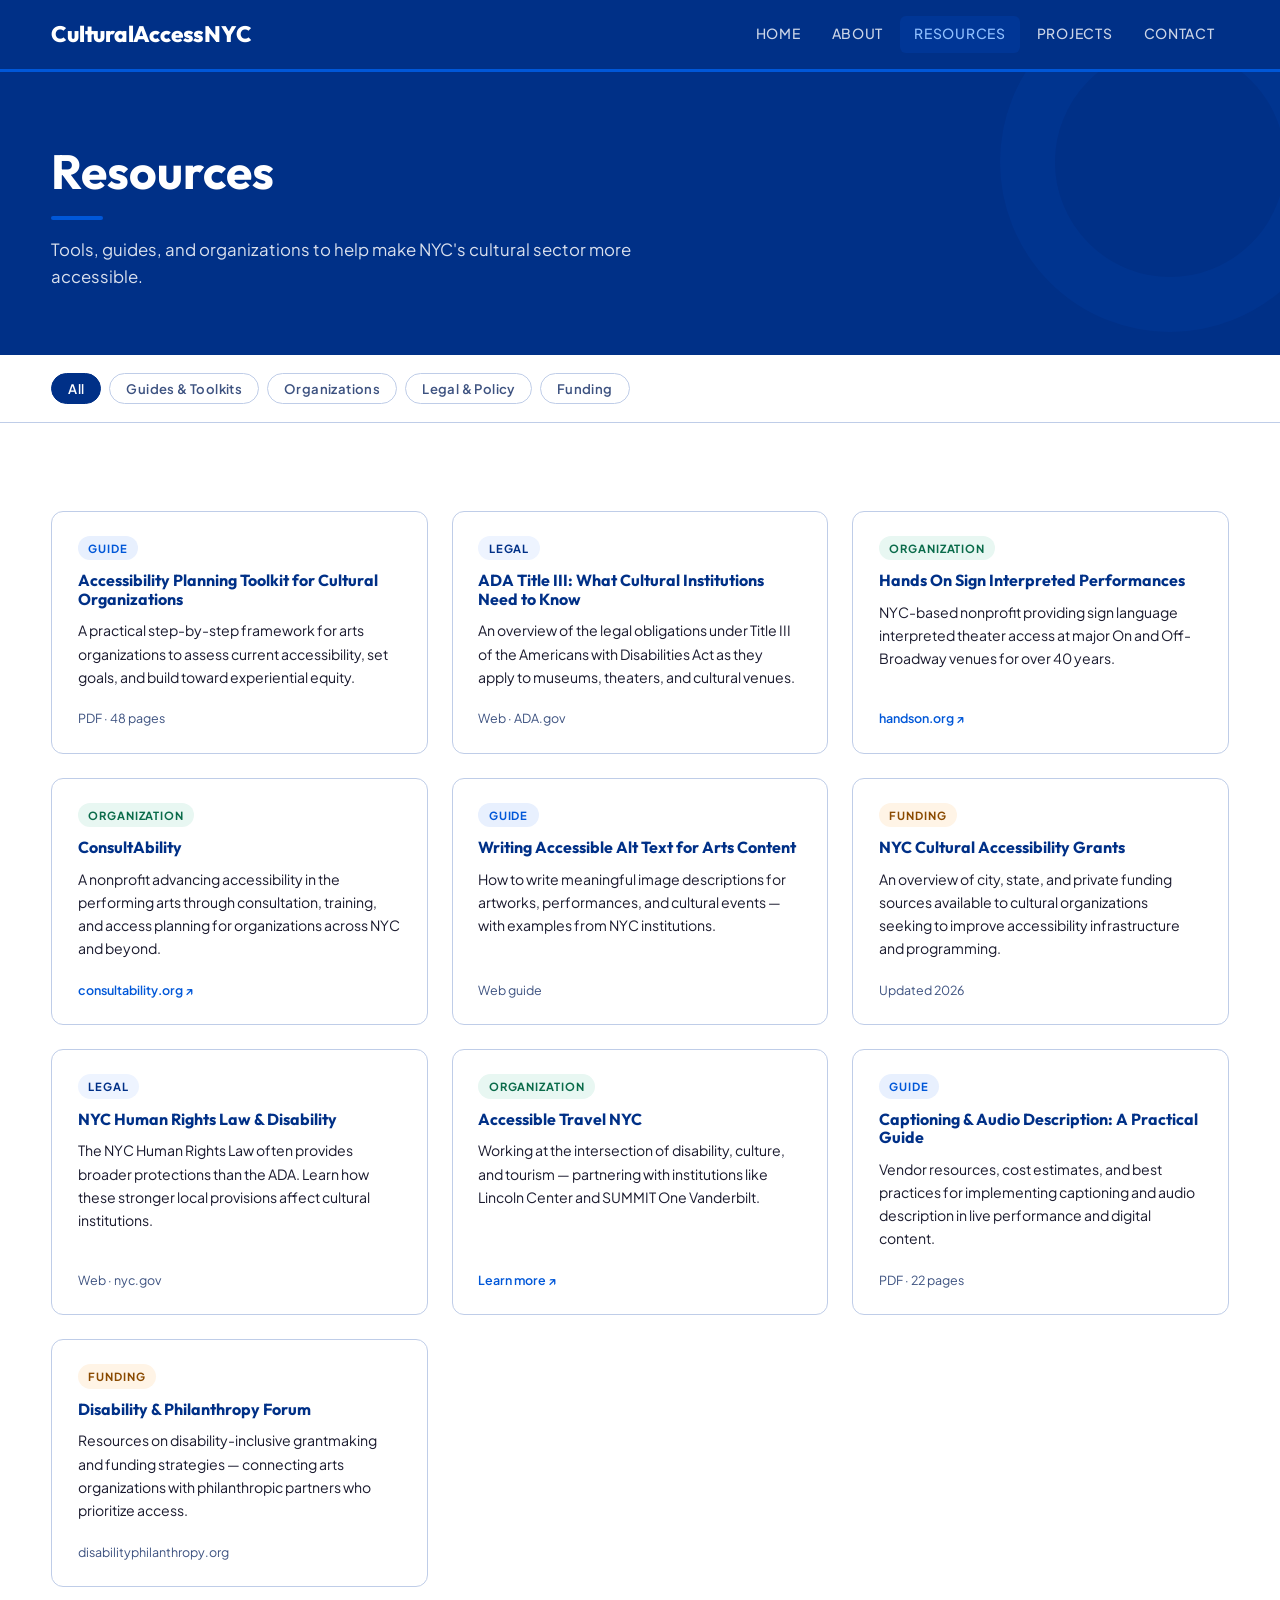
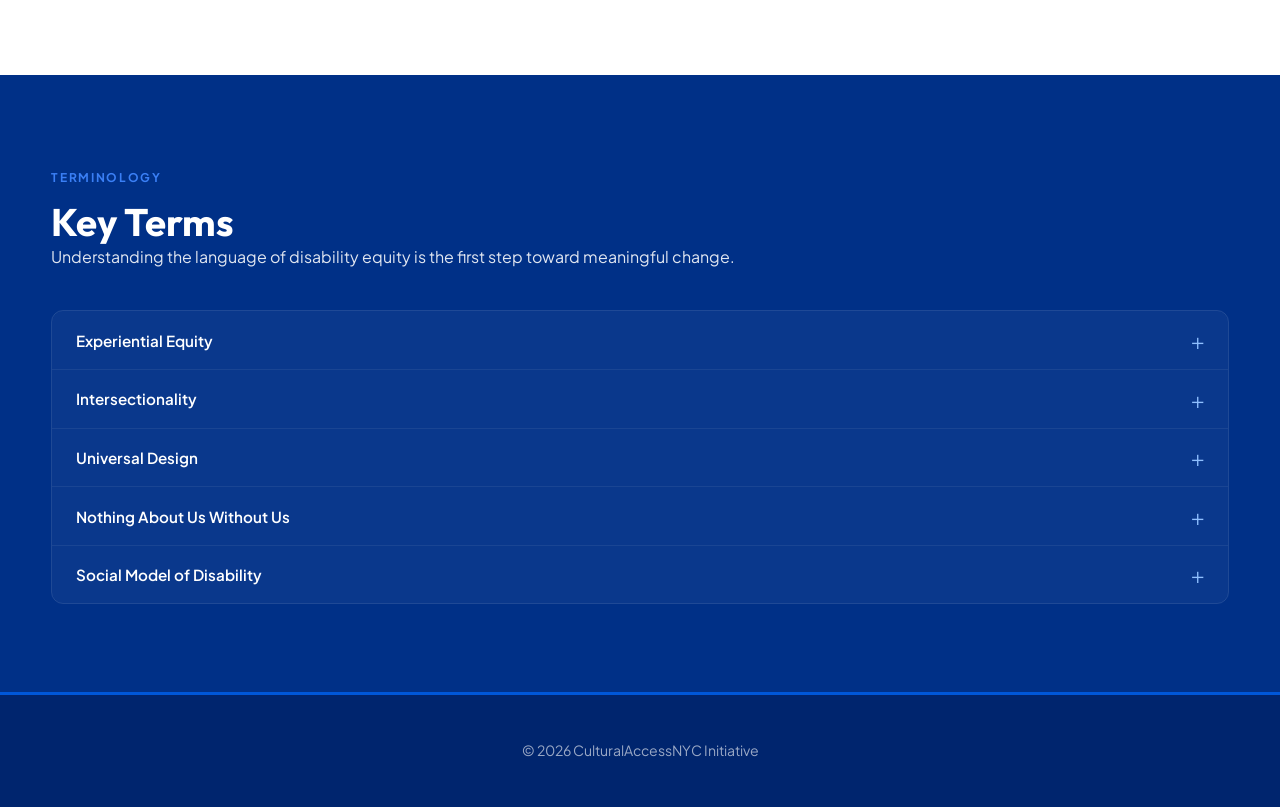
<file: resources.html>
<!DOCTYPE html>
<html lang="en">
<head>
<meta charset="UTF-8">
<meta name="viewport" content="width=device-width, initial-scale=1.0">
<title>Resources | CulturalAccessNYC</title>
<link rel="stylesheet" href="style.css">
</head>
<body>
<a class="skip-link" href="#main-content">Skip to main content</a>
<header class="site-header" role="banner">
  <div class="container header-inner">
    <a href="index.html" class="logo" aria-label="CulturalAccessNYC — Home">CulturalAccessNYC</a>
    <nav aria-label="Primary navigation">
      <input type="checkbox" id="check" aria-hidden="true">
      <label for="check" class="checkbtn" aria-label="Open navigation menu" role="button" tabindex="0">☰</label>
      <ul class="nav-list" role="list">
        <li><a href="index.html">Home</a></li>
        <li><a href="about.html">About</a></li>
        <li><a href="resources.html" aria-current="page">Resources</a></li>
        <li><a href="projects.html">Projects</a></li>
        <li><a href="contact.html">Contact</a></li>
      </ul>
    </nav>
  </div>
</header>
<main id="main-content">

  <section class="page-hero" aria-labelledby="page-title">
    <div class="container">
      <h1 id="page-title">Resources</h1>
      <p class="page-hero-sub">Tools, guides, and organizations to help make NYC's cultural sector more accessible.</p>
    </div>
  </section>

  <!-- Filter tabs -->
  <div class="resource-filter-bar" role="navigation" aria-label="Filter resources by category">
    <div class="container">
      <div class="filter-tabs" role="tablist">
        <button class="filter-tab active" role="tab" aria-selected="true" data-filter="all">All</button>
        <button class="filter-tab" role="tab" aria-selected="false" data-filter="guides">Guides &amp; Toolkits</button>
        <button class="filter-tab" role="tab" aria-selected="false" data-filter="orgs">Organizations</button>
        <button class="filter-tab" role="tab" aria-selected="false" data-filter="legal">Legal &amp; Policy</button>
        <button class="filter-tab" role="tab" aria-selected="false" data-filter="funding">Funding</button>
      </div>
    </div>
  </div>

  <section class="section section-light" aria-labelledby="resources-list-heading">
    <div class="container">
      <h2 id="resources-list-heading" class="sr-only">Resource Listings</h2>

      <div class="resource-grid" id="resource-grid">

        <article class="resource-card" data-category="guides" tabindex="0">
          <div class="resource-tag">Guide</div>
          <h3>Accessibility Planning Toolkit for Cultural Organizations</h3>
          <p>A practical step-by-step framework for arts organizations to assess current accessibility, set goals, and build toward experiential equity.</p>
          <div class="resource-meta">
            <span>PDF · 48 pages</span>
          </div>
        </article>

        <article class="resource-card" data-category="legal" tabindex="0">
          <div class="resource-tag resource-tag--legal">Legal</div>
          <h3>ADA Title III: What Cultural Institutions Need to Know</h3>
          <p>An overview of the legal obligations under Title III of the Americans with Disabilities Act as they apply to museums, theaters, and cultural venues.</p>
          <div class="resource-meta">
            <span>Web · ADA.gov</span>
          </div>
        </article>

        <article class="resource-card" data-category="orgs" tabindex="0">
          <div class="resource-tag resource-tag--org">Organization</div>
          <h3>Hands On Sign Interpreted Performances</h3>
          <p>NYC-based nonprofit providing sign language interpreted theater access at major On and Off-Broadway venues for over 40 years.</p>
          <div class="resource-meta">
            <a href="http://handson.org" target="_blank" rel="noopener noreferrer" class="resource-link">handson.org ↗</a>
          </div>
        </article>

        <article class="resource-card" data-category="orgs" tabindex="0">
          <div class="resource-tag resource-tag--org">Organization</div>
          <h3>ConsultAbility</h3>
          <p>A nonprofit advancing accessibility in the performing arts through consultation, training, and access planning for organizations across NYC and beyond.</p>
          <div class="resource-meta">
            <a href="https://consultability.org" target="_blank" rel="noopener noreferrer" class="resource-link">consultability.org ↗</a>
          </div>
        </article>

        <article class="resource-card" data-category="guides" tabindex="0">
          <div class="resource-tag">Guide</div>
          <h3>Writing Accessible Alt Text for Arts Content</h3>
          <p>How to write meaningful image descriptions for artworks, performances, and cultural events — with examples from NYC institutions.</p>
          <div class="resource-meta">
            <span>Web guide</span>
          </div>
        </article>

        <article class="resource-card" data-category="funding" tabindex="0">
          <div class="resource-tag resource-tag--funding">Funding</div>
          <h3>NYC Cultural Accessibility Grants</h3>
          <p>An overview of city, state, and private funding sources available to cultural organizations seeking to improve accessibility infrastructure and programming.</p>
          <div class="resource-meta">
            <span>Updated 2026</span>
          </div>
        </article>

        <article class="resource-card" data-category="legal" tabindex="0">
          <div class="resource-tag resource-tag--legal">Legal</div>
          <h3>NYC Human Rights Law &amp; Disability</h3>
          <p>The NYC Human Rights Law often provides broader protections than the ADA. Learn how these stronger local provisions affect cultural institutions.</p>
          <div class="resource-meta">
            <span>Web · nyc.gov</span>
          </div>
        </article>

        <article class="resource-card" data-category="orgs" tabindex="0">
          <div class="resource-tag resource-tag--org">Organization</div>
          <h3>Accessible Travel NYC</h3>
          <p>Working at the intersection of disability, culture, and tourism — partnering with institutions like Lincoln Center and SUMMIT One Vanderbilt.</p>
          <div class="resource-meta">
            <a href="https://www.linkedin.com/in/lakshmeelachhmanpersad/" target="_blank" rel="noopener noreferrer" class="resource-link">Learn more ↗</a>
          </div>
        </article>

        <article class="resource-card" data-category="guides" tabindex="0">
          <div class="resource-tag">Guide</div>
          <h3>Captioning &amp; Audio Description: A Practical Guide</h3>
          <p>Vendor resources, cost estimates, and best practices for implementing captioning and audio description in live performance and digital content.</p>
          <div class="resource-meta">
            <span>PDF · 22 pages</span>
          </div>
        </article>

        <article class="resource-card" data-category="funding" tabindex="0">
          <div class="resource-tag resource-tag--funding">Funding</div>
          <h3>Disability &amp; Philanthropy Forum</h3>
          <p>Resources on disability-inclusive grantmaking and funding strategies — connecting arts organizations with philanthropic partners who prioritize access.</p>
          <div class="resource-meta">
            <span>disabilityphilanthropy.org</span>
          </div>
        </article>

      </div>

      <p id="no-results" class="no-results-msg" hidden>No resources found in this category.</p>
    </div>
  </section>

  <!-- Glossary accordion -->
  <section class="section section-muted" aria-labelledby="glossary-heading">
    <div class="container">
      <span class="section-label" style="color: var(--amber-light);">Terminology</span>
      <h2 id="glossary-heading">Key Terms</h2>
      <p style="color: rgba(255,255,255,0.88); margin-bottom: 2.5rem; max-width: 58ch;">Understanding the language of disability equity is the first step toward meaningful change.</p>

      <div class="accordion" role="list">

        <div class="accordion-item" role="listitem">
          <button class="accordion-btn" aria-expanded="false" aria-controls="acc-1">
            <span>Experiential Equity</span>
            <span class="accordion-icon" aria-hidden="true">+</span>
          </button>
          <div class="accordion-body" id="acc-1" hidden>
            <p>The standard by which disabled people have access to cultural experiences of equivalent quality and dignity to those available to non-disabled people. Goes well beyond ramp access or a single interpreted performance.</p>
          </div>
        </div>

        <div class="accordion-item" role="listitem">
          <button class="accordion-btn" aria-expanded="false" aria-controls="acc-2">
            <span>Intersectionality</span>
            <span class="accordion-icon" aria-hidden="true">+</span>
          </button>
          <div class="accordion-body" id="acc-2" hidden>
            <p>The way disability intersects with race, class, gender, and other identities to create overlapping and compounded forms of disadvantage. Effective accessibility work must account for these intersections — not treat disability as a single, uniform experience.</p>
          </div>
        </div>

        <div class="accordion-item" role="listitem">
          <button class="accordion-btn" aria-expanded="false" aria-controls="acc-3">
            <span>Universal Design</span>
            <span class="accordion-icon" aria-hidden="true">+</span>
          </button>
          <div class="accordion-body" id="acc-3" hidden>
            <p>The design of environments, programs, and content that can be used by all people without adaptation or specialized design. In cultural contexts, this means building access in from the start — not retrofitting it afterward.</p>
          </div>
        </div>

        <div class="accordion-item" role="listitem">
          <button class="accordion-btn" aria-expanded="false" aria-controls="acc-4">
            <span>Nothing About Us Without Us</span>
            <span class="accordion-icon" aria-hidden="true">+</span>
          </button>
          <div class="accordion-body" id="acc-4" hidden>
            <p>A core disability rights principle: disabled people must be involved in decisions that affect them — not just consulted as an afterthought. For cultural organizations, this means including disabled people in leadership, programming, and governance, not just as audience members.</p>
          </div>
        </div>

        <div class="accordion-item" role="listitem">
          <button class="accordion-btn" aria-expanded="false" aria-controls="acc-5">
            <span>Social Model of Disability</span>
            <span class="accordion-icon" aria-hidden="true">+</span>
          </button>
          <div class="accordion-body" id="acc-5" hidden>
            <p>The view that disability is caused by barriers in society (physical, attitudinal, systemic), not by a person's impairment. Contrasts with the medical model, which locates the "problem" in the individual. The social model shapes how CulturalAccessNYC thinks about our work.</p>
          </div>
        </div>

      </div>
    </div>
  </section>

</main>
<footer class="footer" role="contentinfo">
  <div class="container">
    <p>&copy; 2026 CulturalAccessNYC Initiative</p>
  </div>
</footer>
<script>
const checkbox = document.getElementById("check");
const label = document.querySelector(".checkbtn");
checkbox.addEventListener("change", function () {
  document.body.style.overflow = this.checked ? "hidden" : "";
  label.setAttribute("aria-label", this.checked ? "Close navigation menu" : "Open navigation menu");
});
label.addEventListener("keydown", function(e) {
  if (e.key === "Enter" || e.key === " ") {
    e.preventDefault();
    checkbox.checked = !checkbox.checked;
    checkbox.dispatchEvent(new Event("change"));
  }
});

// Filter tabs
const tabs = document.querySelectorAll('.filter-tab');
const cards = document.querySelectorAll('.resource-card');
const noResults = document.getElementById('no-results');

tabs.forEach(tab => {
  tab.addEventListener('click', () => {
    tabs.forEach(t => { t.classList.remove('active'); t.setAttribute('aria-selected', 'false'); });
    tab.classList.add('active');
    tab.setAttribute('aria-selected', 'true');
    const filter = tab.dataset.filter;
    let visible = 0;
    cards.forEach(card => {
      const show = filter === 'all' || card.dataset.category === filter;
      card.style.display = show ? '' : 'none';
      if (show) visible++;
    });
    noResults.hidden = visible > 0;
  });
});

// Accordion
document.querySelectorAll('.accordion-btn').forEach(btn => {
  btn.addEventListener('click', () => {
    const body = document.getElementById(btn.getAttribute('aria-controls'));
    const isOpen = btn.getAttribute('aria-expanded') === 'true';
    // close all
    document.querySelectorAll('.accordion-btn').forEach(b => {
      b.setAttribute('aria-expanded', 'false');
      b.querySelector('.accordion-icon').textContent = '+';
      document.getElementById(b.getAttribute('aria-controls')).hidden = true;
    });
    if (!isOpen) {
      btn.setAttribute('aria-expanded', 'true');
      btn.querySelector('.accordion-icon').textContent = '−';
      body.hidden = false;
    }
  });
});
</script>
</body>
</html>
</file>
<file: style.css>
@import url('https://fonts.googleapis.com/css2?family=Outfit:wght@600;700;800&family=Plus+Jakarta+Sans:ital,wght@0,300;0,400;0,500;0,600;0,700;1,300;1,400&display=swap');

/* ── Tokens ── */
:root {
  --navy:        #003087;
  --navy-mid:    #00256e;
  --navy-light:  #1a4aad;
  --amber:       #0057d8;
  --amber-light: #3a7ff5;
  --amber-pale:  #e8f0fe;
  --white:       #ffffff;
  --off-white:   #f4f7ff;
  --stone:       #e2e8f5;
  --text-primary:   #0a0a0a;
  --text-secondary: #1a1a2e;
  --text-muted:     #3d5280;
  --border:         #bfcde8;
  --focus-ring:  #0057d8;
  --radius-sm:   6px;
  --radius-md:   12px;
  --radius-lg:   20px;
  --shadow-sm:   0 2px 8px rgba(13,27,42,0.06);
  --shadow-md:   0 8px 28px rgba(13,27,42,0.10);
  --shadow-lg:   0 20px 50px rgba(13,27,42,0.14);
  --transition:  0.22s cubic-bezier(0.4, 0, 0.2, 1);
}

/* ── Reset ── */
*, *::before, *::after {
  box-sizing: border-box;
  margin: 0;
  padding: 0;
}

/* ── Skip Link (keyboard / screen reader navigation) ── */
.skip-link {
  position: absolute;
  top: -100px;
  left: 1rem;
  z-index: 9999;
  background: var(--amber);
  color: var(--white);
  font-family: 'Plus Jakarta Sans', sans-serif;
  font-weight: 700;
  font-size: 0.95rem;
  padding: 0.75rem 1.25rem;
  border-radius: var(--radius-sm);
  text-decoration: none;
  transition: top 0.2s ease;
}
.skip-link:focus {
  top: 1rem;
  outline: 3px solid var(--navy);
  outline-offset: 2px;
}

/* ── Base ── */
html { scroll-behavior: smooth; }

body {
  font-family: 'Plus Jakarta Sans', system-ui, sans-serif;
  font-size: 1rem;
  line-height: 1.65;
  color: var(--text-primary);
  background: var(--off-white);
  overflow-x: hidden;
}

/* ── Focus — always visible, never removed ── */
:focus-visible {
  outline: 3px solid var(--focus-ring);
  outline-offset: 3px;
  border-radius: var(--radius-sm);
}

/* ── Typography ── */
h1, h2, h3, h4 {
  font-family: 'Outfit', system-ui, sans-serif;
  line-height: 1.15;
  color: var(--text-primary);
  font-weight: 700;
}

h1 { font-size: clamp(2.2rem, 5vw, 3.8rem); }
h2 { font-size: clamp(1.6rem, 3vw, 2.4rem); }
h3 { font-size: clamp(1.05rem, 2vw, 1.35rem); }

p {
  color: #1a1a2e;
  max-width: 68ch;
}

/* ── Layout ── */
.container {
  width: min(92%, 1200px);
  margin-inline: auto;
}

.section {
  padding: 5.5rem 0;
}

.section-light { background: var(--white); }
.section-muted { background: var(--navy); }

/* ── Header ── */
.site-header {
  background: var(--navy);
  position: sticky;
  top: 0;
  z-index: 1000;
  border-bottom: 3px solid var(--amber);
  transform: translateZ(0);
  will-change: transform;
}

.header-inner {
  display: flex;
  justify-content: space-between;
  align-items: center;
  padding: 1rem 0;
  gap: 1rem;
}

.logo {
  font-family: 'Outfit', sans-serif;
  font-size: 1.4rem;
  font-weight: 800;
  text-decoration: none;
  color: var(--white);
  letter-spacing: -0.01em;
  flex-shrink: 0;
  transition: color var(--transition);
}
.logo:hover { color: #90c0ff; }
.logo:focus-visible { outline-color: var(--amber); border-radius: 4px; }

/* ── Nav ── */
nav { position: relative; }

.nav-list {
  list-style: none;
  display: flex;
  gap: 0.15rem;
  align-items: center;
}
.nav-list li { margin: 0; }

.nav-list a {
  display: block;
  text-decoration: none;
  color: rgba(255,255,255,0.8);
  font-family: 'Plus Jakarta Sans', sans-serif;
  font-weight: 500;
  font-size: 0.87rem;
  letter-spacing: 0.05em;
  text-transform: uppercase;
  padding: 0.45rem 0.9rem;
  border-radius: var(--radius-sm);
  transition: color var(--transition), background var(--transition);
}
.nav-list a:hover,
.nav-list a[aria-current="page"] {
  color: #90c0ff;
  background: rgba(0,87,216,0.18);
}
.nav-list a:focus-visible { outline-color: var(--amber); }

/* Hamburger */
#check { display: none; }

.checkbtn {
  display: none;
  background: none;
  border: 2px solid rgba(255,255,255,0.45);
  color: var(--white);
  font-size: 1.25rem;
  width: 44px;
  height: 44px;
  border-radius: var(--radius-sm);
  cursor: pointer;
  align-items: center;
  justify-content: center;
  line-height: 1;
  position: relative;
  z-index: 2000;
  transition: border-color var(--transition), background var(--transition);
}
.checkbtn:hover {
  border-color: #90c0ff;
  background: rgba(0,87,216,0.18);
}

/* ── Hero ── */
.hero {
  background-image: url("hero.jpg");
  background-size: cover;
  background-position: center 30%;
  background-repeat: no-repeat;
  position: relative;
  min-height: 88vh;
  display: flex;
  align-items: center;
  padding: 5rem 0;
}

.hero::before {
  content: '';
  position: absolute;
  inset: 0;
  background: linear-gradient(
    105deg,
    rgba(0,48,135,0.28) 10%
  );//
}

.hero .container {
  position: relative;
  z-index: 1;
}

.hero-card {
  max-width: 620px;
  animation: heroFadeUp 0.9s ease both;
}

@keyframes heroFadeUp {
  from { opacity: 0; transform: translateY(30px); }
  to   { opacity: 1; transform: translateY(0); }
}

.hero-eyebrow {
  display: inline-block;
  font-size: 0.76rem;
  font-weight: 700;
  letter-spacing: 0.14em;
  text-transform: uppercase;
  color: #aeccff;
  background: rgba(0,87,216,0.18);
  border: 1px solid rgba(58,127,245,0.5);
  padding: 0.3rem 0.9rem;
  border-radius: 100px;
  margin-bottom: 1.5rem;
}

.hero-card h1 {
  color: var(--white);
  font-size: clamp(2.3rem, 5.5vw, 4rem);
  margin-bottom: 1.25rem;
  text-shadow: 0 2px 20px rgba(0,0,0,0.4);
  line-height: 1.1;
}

.hero-card p {
  color: rgba(255,255,255,0.88);
  font-size: 1.15rem;
  margin-bottom: 2.25rem;
  max-width: 52ch;
  text-shadow: 0 1px 8px rgba(0,0,0,0.3);
}

/* ── Buttons ── */
.btn {
  display: inline-flex;
  align-items: center;
  gap: 0.4rem;
  background: var(--amber);
  color: var(--white);
  padding: 0.85rem 1.85rem;
  border-radius: var(--radius-sm);
  font-family: 'Plus Jakarta Sans', sans-serif;
  font-weight: 700;
  font-size: 0.88rem;
  letter-spacing: 0.05em;
  text-transform: uppercase;
  text-decoration: none;
  border: 2px solid transparent;
  transition: background var(--transition), transform var(--transition), box-shadow var(--transition);
  cursor: pointer;
}
.btn:hover {
  background: #0048b5;
  transform: translateY(-2px);
  box-shadow: 0 8px 24px rgba(0,87,216,0.38);
}
.btn:focus-visible {
  outline: 3px solid var(--white);
  outline-offset: 3px;
}
.btn:active { transform: translateY(0); }

/* ── Feature Cards ── */
.cards {
  display: grid;
  grid-template-columns: repeat(auto-fit, minmax(280px, 1fr));
  gap: 1.75rem;
}

.card {
  background: var(--white);
  padding: 2.25rem 2rem;
  border-radius: var(--radius-md);
  box-shadow: var(--shadow-sm);
  border: 1px solid var(--border);
  position: relative;
  overflow: hidden;
  transition: transform var(--transition), box-shadow var(--transition);
}
.card::before {
  content: '';
  position: absolute;
  top: 0; left: 0; right: 0;
  height: 3px;
  background: linear-gradient(90deg, var(--amber), var(--amber-light));
  transform: scaleX(0);
  transform-origin: left;
  transition: transform var(--transition);
}
.card:hover { transform: translateY(-4px); box-shadow: var(--shadow-md); }
.card:hover::before { transform: scaleX(1); }
.card h3 { margin-bottom: 0.85rem; color: var(--navy); }
.card p { font-size: 0.95rem; }

/* ── Section label ── */
.section-label {
  display: inline-block;
  font-size: 0.75rem;
  font-weight: 700;
  letter-spacing: 0.14em;
  text-transform: uppercase;
  color: var(--amber);
  margin-bottom: 0.75rem;
}

/* ── Page Hero (inner pages) ── */
.page-hero {
  background: var(--navy);
  color: var(--white);
  padding: 4.5rem 0 4rem;
  position: relative;
  overflow: hidden;
}
.page-hero::after {
  content: '';
  position: absolute;
  right: -60px; top: -80px;
  width: 340px; height: 340px;
  border-radius: 50%;
  border: 55px solid rgba(0,87,216,0.10);
  pointer-events: none;
}
.page-hero h1 {
  color: var(--white);
  font-size: clamp(2rem, 4vw, 3rem);
  position: relative;
  z-index: 1;
}
.page-hero h1::after {
  content: '';
  display: block;
  width: 52px; height: 4px;
  background: var(--amber);
  margin-top: 1rem;
  border-radius: 2px;
}

/* ── CTA / Dark sections ── */
.section-muted h2 { color: var(--white); }
.section-muted p { color: rgba(255,255,255,0.85); margin-bottom: 2rem; }

/* ── Footer ── */
.footer {
  background: var(--navy-mid);
  color: var(--white);
  padding: 2.75rem 0;
  border-top: 3px solid var(--amber);
  text-align: center;
}
.footer p {
  opacity: 0.6;
  color: var(--white);
  font-size: 0.88rem;
  max-width: none;
}

/* ── Members Grid ── */
#members-container {
  display: grid;
  grid-template-columns: repeat(3, 1fr);
  gap: 1.75rem;
  padding: 0.5rem 0;
  contain: layout;
}

/* ── Member Card ── */
.member-card {
  background: var(--white);
  border-radius: var(--radius-md);
  overflow: hidden;
  box-shadow: var(--shadow-sm);
  border: 1px solid var(--border);
  transition: transform var(--transition), box-shadow var(--transition);
  display: flex;
  flex-direction: column;
  will-change: transform;
  contain: layout style;
}
.member-card:hover {
  transform: translateY(-5px);
  box-shadow: var(--shadow-lg);
}
.member-card:focus-within {
  box-shadow: 0 0 0 3px var(--focus-ring), var(--shadow-md);
}

.member-card img {
  width: 100%;
  height: 220px;
  object-fit: cover;
  object-position: top;
  display: block;
  border-bottom: 3px solid var(--amber);
}

.member-card .no-photo {
  width: 100%;
  height: 220px;
  background: linear-gradient(135deg, var(--navy) 0%, var(--navy-light) 100%);
  display: flex;
  align-items: center;
  justify-content: center;
  border-bottom: 3px solid var(--amber);
}
.no-photo-initials {
  font-family: 'Outfit', sans-serif;
  font-size: 2.2rem;
  color: rgba(255,255,255,0.45);
  letter-spacing: 0.04em;
  user-select: none;
}

.card-content {
  padding: 1.35rem 1.5rem 1.5rem;
  display: flex;
  flex-direction: column;
  flex-grow: 1;
}
.card-content h3 {
  margin: 0 0 0.15rem;
  font-size: 1.1rem;
  font-weight: 700;
  color: #0a0a0a;
  line-height: 1.3;
}

.pronouns {
  font-size: 0.78rem;
  color: var(--text-muted);
  font-style: italic;
  margin-bottom: 0.25rem;
}
.title {
  font-size: 0.82rem;
  color: var(--amber);
  font-weight: 600;
  letter-spacing: 0.01em;
  line-height: 1.4;
  margin-bottom: 0.9rem;
}

.bio-container {
  display: flex;
  flex-direction: column;
  flex-grow: 1;
  border-top: 1px solid var(--stone);
  padding-top: 0.9rem;
  margin-top: 0.25rem;
}
.bio-text {
  display: -webkit-box;
  -webkit-line-clamp: 4;
  -webkit-box-orient: vertical;
  overflow: hidden;
  font-size: 0.925rem;
  color: #0a0a0a;
  line-height: 1.75;
  max-height: calc(0.925rem * 1.75 * 4);
  margin-bottom: 0.85rem;
  letter-spacing: 0.01em;
}
.bio-text.expanded {
  display: block;
  -webkit-line-clamp: unset;
  height: auto;
  overflow: visible;
}

.toggle-btn {
  margin-top: auto;
  align-self: flex-start;
  padding: 0.42rem 1rem;
  border: 2px solid var(--navy);
  background: transparent;
  color: var(--navy);
  border-radius: var(--radius-sm);
  cursor: pointer;
  font-family: 'Plus Jakarta Sans', sans-serif;
  font-size: 0.78rem;
  font-weight: 700;
  letter-spacing: 0.06em;
  text-transform: uppercase;
  transition: background var(--transition), color var(--transition), transform var(--transition);
}
.toggle-btn:hover {
  background: var(--navy);
  color: var(--white);
  transform: translateY(-1px);
}
.toggle-btn:focus-visible {
  outline: 3px solid var(--focus-ring);
  outline-offset: 3px;
}

.links {
  margin-top: 0.85rem;
  display: flex;
  flex-wrap: wrap;
  gap: 0.4rem;
}
.links a {
  display: inline-flex;
  align-items: center;
  font-size: 0.75rem;
  font-weight: 600;
  color: var(--navy);
  background: var(--stone);
  border: 1px solid var(--border);
  text-decoration: none;
  padding: 0.22rem 0.65rem;
  border-radius: 100px;
  letter-spacing: 0.02em;
  transition: background var(--transition), color var(--transition), border-color var(--transition);
}
.links a:hover {
  background: var(--navy);
  color: var(--white);
  border-color: var(--navy);
}
.links a:focus-visible {
  outline: 3px solid var(--focus-ring);
  outline-offset: 2px;
}

/* ── Responsive ── */
@media (max-width: 768px) {
  .checkbtn { display: inline-flex; }

  .nav-list {
    background: var(--navy);
    position: fixed;
    top: 0; right: -110vw;
    width: 100%; height: 100vh;
    display: flex;
    flex-direction: column;
    justify-content: center;
    align-items: center;
    gap: 0.5rem;
    transition: right 0.3s cubic-bezier(0.4,0,0.2,1);
    z-index: 1500;
  }
  .nav-list li { margin: 0; }
  .nav-list a { font-size: 1.25rem; padding: 0.75rem 2rem; letter-spacing: 0.06em; }
  #check:checked ~ .nav-list { right: 0; }

  .hero-card h1 { font-size: clamp(1.9rem, 8vw, 2.8rem); }
  .hero { min-height: 75vh; }
  .cards { grid-template-columns: 1fr; }
  .page-hero::after { display: none; }
  .section { padding: 3.5rem 0; }
  #members-container { grid-template-columns: repeat(2, 1fr); }
}

@media (max-width: 480px) {
  #members-container { grid-template-columns: 1fr; }
}

/* ── Reduced motion ── */
@media (prefers-reduced-motion: reduce) {
  *, *::before, *::after {
    animation-duration: 0.01ms !important;
    transition-duration: 0.01ms !important;
  }
  html { scroll-behavior: auto; }
}

/* ── High contrast / forced colors ── */
@media (forced-colors: active) {
  .btn, .toggle-btn, .links a {
    border: 2px solid ButtonText;
  }
  .hero::before { display: none; }
}

/* ── Stats Bar ── */
.stats-bar {
  background: var(--navy-mid);
  border-top: 1px solid rgba(255,255,255,0.08);
  border-bottom: 3px solid var(--amber);
  padding: 1.75rem 0;
}
.stats-inner {
  display: flex;
  align-items: center;
  justify-content: center;
  gap: 0;
  flex-wrap: wrap;
}
.stat-item {
  display: flex;
  flex-direction: column;
  align-items: center;
  padding: 0.5rem 3rem;
}
.stat-num {
  font-family: 'Outfit', sans-serif;
  font-size: 2rem;
  font-weight: 800;
  color: #85bcff;
  line-height: 1;
  margin-bottom: 0.3rem;
}
.stat-label {
  font-size: 0.8rem;
  color: rgba(255,255,255,0.82);
  text-align: center;
  max-width: 14ch;
  line-height: 1.4;
}
.stat-divider {
  width: 1px;
  height: 44px;
  background: rgba(255,255,255,0.15);
  flex-shrink: 0;
}

/* ── Card Icons ── */
.card-icon {
  width: 48px;
  height: 48px;
  background: var(--amber-pale);
  border-radius: var(--radius-sm);
  display: flex;
  align-items: center;
  justify-content: center;
  color: var(--amber);
  margin-bottom: 1.25rem;
}

/* ── Concepts Grid ── */
.concepts-grid {
  display: grid;
  grid-template-columns: repeat(3, 1fr);
  gap: 1.5rem;
}
.concept-card {
  background: rgba(255,255,255,0.10);
  border: 1px solid rgba(255,255,255,0.28);
  border-radius: var(--radius-md);
  padding: 2rem 1.75rem;
  position: relative;
  transition: background var(--transition);
}
.concept-card:hover { background: rgba(255,255,255,0.09); }
.concept-card--mid {
  background: rgba(0,87,216,0.28);
  border-color: rgba(58,127,245,0.55);
}
.concept-card--highlight {
  background: rgba(0,87,216,0.32);
  border-color: var(--amber);
  border-width: 2px;
}
.concept-num {
  font-family: 'Outfit', sans-serif;
  font-size: 2.5rem;
  font-weight: 800;
  color: rgba(255,255,255,0.55);
  line-height: 1;
  margin-bottom: 0.75rem;
}
.concept-card h3 { color: var(--white); margin-bottom: 0.6rem; }
.concept-card p { color: rgba(255,255,255,0.82); font-size: 0.9rem; max-width: none; }

/* ── Two-column layout ── */
.two-col {
  display: grid;
  grid-template-columns: 1fr 1fr;
  gap: 5rem;
  align-items: center;
}
.two-col-text h2 { margin-bottom: 1.25rem; }
.two-col-text p { max-width: 48ch; }

/* ── Venn diagram ── */
.two-col-visual {
  display: flex;
  align-items: center;
  justify-content: center;
}
.venn-diagram {
  position: relative;
  width: 260px;
  height: 260px;
}
.venn-circle {
  position: absolute;
  width: 150px;
  height: 150px;
  border-radius: 50%;
  display: flex;
  align-items: center;
  justify-content: center;
  font-size: 0.72rem;
  font-weight: 600;
  text-align: center;
  line-height: 1.4;
}
.venn-a {
  top: 0; left: 0;
  background: rgba(0,48,135,0.22);
  border: 2px solid rgba(0,48,135,0.4);
  color: var(--navy);
}
.venn-b {
  top: 0; right: 0;
  background: rgba(0,87,216,0.18);
  border: 2px solid rgba(0,87,216,0.4);
  color: var(--navy);
}
.venn-c {
  bottom: 0; left: 50%;
  transform: translateX(-50%);
  background: rgba(26,74,173,0.18);
  border: 2px solid rgba(26,74,173,0.4);
  color: var(--navy);
}
.venn-center {
  position: absolute;
  top: 50%;
  left: 50%;
  transform: translate(-50%, -44%);
  font-family: 'Outfit', sans-serif;
  font-weight: 800;
  font-size: 0.85rem;
  color: var(--navy);
  text-align: center;
  background: white;
  border-radius: 50%;
  width: 62px;
  height: 62px;
  display: flex;
  align-items: center;
  justify-content: center;
  border: 2px solid var(--amber);
  box-shadow: 0 2px 12px rgba(0,48,135,0.15);
}

/* ── Page Hero subtitle ── */
.page-hero-sub {
  color: rgba(255,255,255,0.85);
  font-size: 1.05rem;
  margin-top: 1rem;
  max-width: 56ch;
  position: relative;
  z-index: 1;
}

/* ── Resource filter bar ── */
.resource-filter-bar {
  background: var(--white);
  border-bottom: 1px solid var(--border);
  padding: 1.1rem 0;
  position: sticky;
  top: 64px;
  z-index: 100;
}
.filter-tabs {
  display: flex;
  gap: 0.5rem;
  flex-wrap: wrap;
}
.filter-tab {
  background: none;
  border: 1.5px solid var(--border);
  color: var(--text-muted);
  font-family: 'Plus Jakarta Sans', sans-serif;
  font-size: 0.82rem;
  font-weight: 600;
  padding: 0.4rem 1rem;
  border-radius: 100px;
  cursor: pointer;
  transition: all var(--transition);
  letter-spacing: 0.03em;
}
.filter-tab:hover { border-color: var(--amber); color: var(--amber); }
.filter-tab.active {
  background: var(--navy);
  border-color: var(--navy);
  color: var(--white);
}
.filter-tab:focus-visible { outline: 3px solid var(--focus-ring); outline-offset: 2px; }

/* ── Resource grid ── */
.resource-grid {
  display: grid;
  grid-template-columns: repeat(auto-fill, minmax(300px, 1fr));
  gap: 1.5rem;
}
.resource-card {
  background: var(--white);
  border: 1px solid var(--border);
  border-radius: var(--radius-md);
  padding: 1.5rem 1.6rem;
  display: flex;
  flex-direction: column;
  gap: 0.7rem;
  transition: transform var(--transition), box-shadow var(--transition);
  cursor: default;
}
.resource-card:hover { transform: translateY(-3px); box-shadow: var(--shadow-md); }
.resource-card h3 { font-size: 1rem; color: var(--navy); margin: 0; }
.resource-card p { font-size: 0.88rem; color: var(--text-secondary); margin: 0; max-width: none; }
.resource-tag {
  display: inline-block;
  font-size: 0.7rem;
  font-weight: 700;
  letter-spacing: 0.08em;
  text-transform: uppercase;
  background: var(--amber-pale);
  color: var(--amber);
  border-radius: 100px;
  padding: 0.18rem 0.65rem;
  align-self: flex-start;
}
.resource-tag--legal { background: #eef4ff; color: var(--navy); }
.resource-tag--org { background: #e8f7f2; color: #0a6b4a; }
.resource-tag--funding { background: #fff4e6; color: #8a4a00; }
.resource-meta { font-size: 0.78rem; color: var(--text-muted); margin-top: auto; padding-top: 0.5rem; }
.resource-link { color: var(--amber); text-decoration: none; font-weight: 600; }
.resource-link:hover { text-decoration: underline; }
.no-results-msg { text-align: center; padding: 3rem 0; color: var(--text-muted); font-size: 1rem; }
.sr-only { position: absolute; width: 1px; height: 1px; overflow: hidden; clip: rect(0,0,0,0); white-space: nowrap; }

/* ── Accordion ── */
.accordion { display: flex; flex-direction: column; gap: 0; border-radius: var(--radius-md); overflow: hidden; border: 1px solid rgba(255,255,255,0.12); }
.accordion-item { border-bottom: 1px solid rgba(255,255,255,0.10); }
.accordion-item:last-child { border-bottom: none; }
.accordion-btn {
  width: 100%;
  display: flex;
  justify-content: space-between;
  align-items: center;
  background: rgba(255,255,255,0.04);
  border: none;
  color: var(--white);
  font-family: 'Plus Jakarta Sans', sans-serif;
  font-size: 0.95rem;
  font-weight: 600;
  padding: 1.1rem 1.5rem;
  cursor: pointer;
  text-align: left;
  transition: background var(--transition);
}
.accordion-btn:hover { background: rgba(255,255,255,0.08); }
.accordion-btn[aria-expanded="true"] { background: rgba(0,87,216,0.25); }
.accordion-btn:focus-visible { outline: 3px solid var(--amber-light); outline-offset: -3px; }
.accordion-icon { font-size: 1.4rem; font-weight: 300; line-height: 1; color: #90c0ff; flex-shrink: 0; margin-left: 1rem; }
.accordion-body { padding: 0.1rem 1.5rem 1.25rem; }
.accordion-body p { font-size: 0.9rem; color: rgba(255,255,255,0.82); max-width: 68ch; }

/* ── Timeline ── */
.timeline { position: relative; padding-left: 2.5rem; }
.timeline::before {
  content: '';
  position: absolute;
  left: 10px;
  top: 8px;
  bottom: 8px;
  width: 2px;
  background: var(--border);
}
.timeline-item {
  position: relative;
  padding-bottom: 2.5rem;
}
.timeline-item:last-child { padding-bottom: 0; }
.timeline-marker {
  position: absolute;
  left: -2.5rem;
  top: 6px;
  width: 22px;
  height: 22px;
  border-radius: 50%;
  background: var(--white);
  border: 3px solid var(--border);
  z-index: 1;
}
.timeline-marker--active {
  border-color: var(--amber);
  background: var(--amber);
  box-shadow: 0 0 0 4px rgba(0,87,216,0.18);
}
.timeline-year {
  font-size: 0.78rem;
  font-weight: 700;
  letter-spacing: 0.08em;
  text-transform: uppercase;
  color: var(--text-muted);
  margin-bottom: 0.4rem;
}
.timeline-content h3 { margin-bottom: 0.5rem; color: var(--navy); }
.timeline-content p { font-size: 0.9rem; max-width: 58ch; margin-bottom: 0.75rem; }
.timeline-status {
  display: inline-block;
  font-size: 0.72rem;
  font-weight: 700;
  letter-spacing: 0.07em;
  text-transform: uppercase;
  padding: 0.2rem 0.7rem;
  border-radius: 100px;
  background: var(--stone);
  color: var(--text-muted);
}
.timeline-status--done { background: #e8f7f2; color: #0a6b4a; }
.timeline-status--active { background: var(--amber-pale); color: var(--amber); }

/* ── Initiative grid ── */
.initiative-grid {
  display: grid;
  grid-template-columns: repeat(2, 1fr);
  gap: 1.75rem;
}
.initiative-card {
  background: rgba(255,255,255,0.06);
  border: 1px solid rgba(255,255,255,0.12);
  border-radius: var(--radius-md);
  padding: 1.75rem 1.75rem 1.5rem;
}
.initiative-header {
  display: flex;
  justify-content: space-between;
  align-items: flex-start;
  margin-bottom: 1rem;
}
.initiative-icon {
  width: 44px;
  height: 44px;
  background: rgba(0,87,216,0.25);
  border-radius: var(--radius-sm);
  display: flex;
  align-items: center;
  justify-content: center;
  color: var(--amber-light);
}
.initiative-status {
  font-size: 0.7rem;
  font-weight: 700;
  letter-spacing: 0.07em;
  text-transform: uppercase;
  background: rgba(0,87,216,0.3);
  color: var(--amber-light);
  border-radius: 100px;
  padding: 0.2rem 0.65rem;
  color: #aeccff;
}
.initiative-status--dev { background: rgba(255,255,255,0.08); color: rgba(255,255,255,0.55); }
.initiative-card h3 { color: var(--white); margin-bottom: 0.65rem; font-size: 1.05rem; }
.initiative-card p { color: rgba(255,255,255,0.82); font-size: 0.88rem; max-width: none; margin-bottom: 1rem; }
.initiative-details {
  list-style: none;
  display: flex;
  flex-direction: column;
  gap: 0.3rem;
  border-top: 1px solid rgba(255,255,255,0.08);
  padding-top: 0.85rem;
}
.initiative-details li {
  font-size: 0.8rem;
  color: rgba(255,255,255,0.78);
  padding-left: 1rem;
  position: relative;
}
.initiative-details li::before {
  content: '→';
  position: absolute;
  left: 0;
  color: var(--amber-light);
}

/* ── Contact layout ── */
.contact-layout {
  display: grid;
  grid-template-columns: 1fr 1fr;
  gap: 5rem;
  align-items: start;
}
.contact-info h2 { margin-bottom: 1rem; }
.contact-reasons { display: flex; flex-direction: column; gap: 1.5rem; margin-bottom: 2rem; }
.contact-reason { display: flex; gap: 1rem; align-items: flex-start; }
.contact-reason-icon {
  width: 40px;
  height: 40px;
  background: var(--amber-pale);
  border-radius: var(--radius-sm);
  display: flex;
  align-items: center;
  justify-content: center;
  color: var(--amber);
  flex-shrink: 0;
}
.contact-reason h3 { font-size: 0.95rem; margin-bottom: 0.25rem; color: var(--navy); }
.contact-reason p { font-size: 0.85rem; max-width: none; color: var(--text-secondary); }
.accessibility-note {
  background: var(--amber-pale);
  border: 1px solid rgba(0,87,216,0.2);
  border-radius: var(--radius-md);
  padding: 1.25rem 1.4rem;
  display: flex;
  gap: 1rem;
  align-items: flex-start;
}
.accessibility-note-icon { color: var(--amber); flex-shrink: 0; margin-top: 2px; }
.accessibility-note strong { display: block; font-size: 0.88rem; color: var(--navy); margin-bottom: 0.35rem; }
.accessibility-note p { font-size: 0.83rem; color: var(--text-secondary); max-width: none; }

/* ── Contact form ── */
.contact-form-wrap h2 { margin-bottom: 0.5rem; }
.form-group { display: flex; flex-direction: column; gap: 0.45rem; margin-bottom: 1.25rem; }
.form-label { font-size: 0.85rem; font-weight: 600; color: var(--text-secondary); }
.form-input {
  padding: 0.7rem 0.95rem;
  border: 1.5px solid var(--border);
  border-radius: var(--radius-sm);
  font-family: 'Plus Jakarta Sans', sans-serif;
  font-size: 0.9rem;
  color: var(--text-primary);
  background: var(--white);
  transition: border-color var(--transition);
  width: 100%;
}
.form-input:focus { outline: none; border-color: var(--amber); box-shadow: 0 0 0 3px rgba(0,87,216,0.12); }
.form-select { appearance: none; background-image: url("data:image/svg+xml,%3Csvg xmlns='http://www.w3.org/2000/svg' width='12' height='8' viewBox='0 0 12 8'%3E%3Cpath fill='%233d5280' d='M6 8L0 0h12z'/%3E%3C/svg%3E"); background-repeat: no-repeat; background-position: right 0.85rem center; padding-right: 2.5rem; }
.form-textarea { resize: vertical; min-height: 120px; }
.radio-group { display: flex; gap: 1.5rem; flex-wrap: wrap; }
.radio-label { display: flex; align-items: center; gap: 0.4rem; font-size: 0.88rem; color: var(--text-secondary); cursor: pointer; }
.radio-label input { accent-color: var(--amber); width: 16px; height: 16px; }
.form-success {
  display: flex;
  align-items: center;
  gap: 0.75rem;
  background: #e8f7f2;
  border: 1px solid #0a6b4a;
  border-radius: var(--radius-sm);
  padding: 1rem 1.25rem;
  color: #0a6b4a;
  font-weight: 600;
  margin-top: 1rem;
  font-size: 0.9rem;
}

/* ── Responsive additions ── */
@media (max-width: 960px) {
  .two-col { grid-template-columns: 1fr; gap: 2.5rem; }
  .two-col-visual { display: none; }
  .concepts-grid { grid-template-columns: 1fr; }
  .initiative-grid { grid-template-columns: 1fr; }
  .contact-layout { grid-template-columns: 1fr; gap: 3rem; }
}

@media (max-width: 768px) {
  .stats-inner { gap: 0; }
  .stat-item { padding: 0.5rem 1.5rem; }
  .stat-divider { display: none; }
  .resource-grid { grid-template-columns: 1fr; }
  .filter-tabs { gap: 0.35rem; }
  .timeline { padding-left: 2rem; }
}

/* ── Homepage: Audience grid ── */
.audience-grid {
  display: grid;
  grid-template-columns: repeat(2, 1fr);
  gap: 2rem;
}
.audience-item {
  display: flex;
  gap: 1.25rem;
  align-items: flex-start;
  padding: 1.75rem;
  background: var(--off-white);
  border: 1px solid var(--border);
  border-radius: var(--radius-md);
  transition: box-shadow var(--transition);
}
.audience-item:hover { box-shadow: var(--shadow-md); }
.audience-icon {
  width: 46px;
  height: 46px;
  background: var(--amber-pale);
  border-radius: var(--radius-sm);
  display: flex;
  align-items: center;
  justify-content: center;
  color: var(--amber);
  flex-shrink: 0;
}
.audience-item h3 { font-size: 1rem; color: var(--navy); margin-bottom: 0.4rem; }
.audience-item p { font-size: 0.875rem; color: var(--text-secondary); max-width: none; }

/* ── Homepage: How we work ── */
.how-grid {
  display: grid;
  grid-template-columns: repeat(2, 1fr);
  gap: 1.75rem;
}
.how-step {
  display: flex;
  gap: 1.25rem;
  align-items: flex-start;
  background: rgba(255,255,255,0.06);
  border: 1px solid rgba(255,255,255,0.12);
  border-radius: var(--radius-md);
  padding: 1.75rem;
}
.how-num {
  font-family: 'Outfit', sans-serif;
  font-size: 2rem;
  font-weight: 800;
  color: #90c0ff;
  line-height: 1;
  flex-shrink: 0;
  width: 2.5rem;
}
.how-text h3 { color: var(--white); font-size: 1rem; margin-bottom: 0.5rem; }
.how-text p { color: rgba(255,255,255,0.82); font-size: 0.875rem; max-width: none; }

/* ── Homepage: CTA split ── */
.cta-split {
  display: grid;
  grid-template-columns: 1fr 1fr;
  gap: 5rem;
  align-items: center;
}
.cta-block-left h2 { margin-bottom: 1rem; }
.cta-block-left p { max-width: 44ch; }
.cta-block-right h3 { font-size: 1rem; color: var(--navy); margin-bottom: 1rem; }
.quick-links { list-style: none; display: flex; flex-direction: column; gap: 0.5rem; }
.quick-link {
  display: block;
  color: var(--navy);
  text-decoration: none;
  font-size: 0.9rem;
  font-weight: 600;
  padding: 0.65rem 1rem;
  border: 1.5px solid var(--border);
  border-radius: var(--radius-sm);
  transition: background var(--transition), border-color var(--transition), color var(--transition);
}
.quick-link:hover {
  background: var(--navy);
  border-color: var(--navy);
  color: var(--white);
}
.quick-link:focus-visible {
  outline: 3px solid var(--focus-ring);
  outline-offset: 2px;
}

@media (max-width: 960px) {
  .audience-grid { grid-template-columns: 1fr; }
  .how-grid { grid-template-columns: 1fr; }
  .cta-split { grid-template-columns: 1fr; gap: 2.5rem; }
}
</file>
